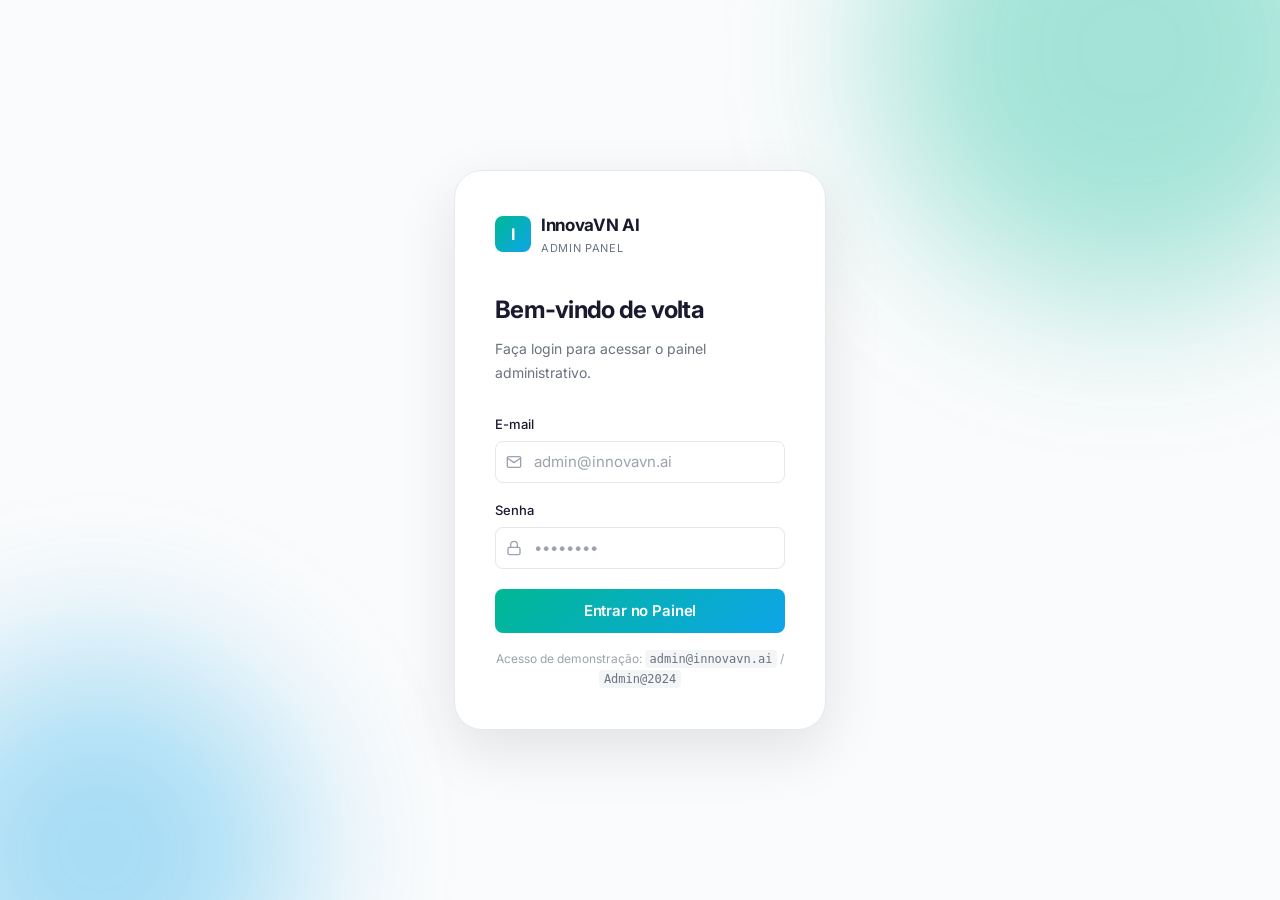
<file: admin/login.html>
<!DOCTYPE html>
<html lang="pt-BR">
<head>
  <meta charset="UTF-8">
  <meta name="viewport" content="width=device-width, initial-scale=1.0">
  <title>Admin Login — InnovaVN AI</title>
  <link rel="preconnect" href="https://fonts.googleapis.com">
  <link rel="preconnect" href="https://fonts.gstatic.com" crossorigin>
  <link href="https://fonts.googleapis.com/css2?family=Inter:wght@400;500;600;700&display=swap" rel="stylesheet">
  <link rel="stylesheet" href="../style.css">
  <link rel="stylesheet" href="admin.css">
  <style>
    * { box-sizing: border-box; }
    body { margin: 0; }
  </style>
</head>
<body class="admin-login-page">

  <!-- Background decorative blobs -->
  <div class="login-bg" aria-hidden="true">
    <div class="login-blob login-blob-1"></div>
    <div class="login-blob login-blob-2"></div>
  </div>

  <main class="login-wrapper">
    <div class="login-card">

      <!-- Brand -->
      <div class="login-brand">
        <div class="login-brand-icon">I</div>
        <div>
          <div class="login-brand-name">InnovaVN AI</div>
          <div class="login-brand-sub">Admin Panel</div>
        </div>
      </div>

      <!-- Heading -->
      <h1 class="login-heading">Bem-vindo de volta</h1>
      <p class="login-sub">Faça login para acessar o painel administrativo.</p>

      <!-- Error message -->
      <div class="login-error" id="loginError" role="alert">
        <svg class="toast-icon" xmlns="http://www.w3.org/2000/svg" width="16" height="16" viewBox="0 0 24 24" fill="none" stroke="currentColor" stroke-width="2" stroke-linecap="round" stroke-linejoin="round"><circle cx="12" cy="12" r="10"/><line x1="12" y1="8" x2="12" y2="12"/><line x1="12" y1="16" x2="12.01" y2="16"/></svg>
        <span id="loginErrorText">Credenciais inválidas. Tente novamente.</span>
      </div>

      <!-- Form -->
      <form class="login-form" id="loginForm" novalidate>

        <div class="login-field">
          <label class="login-label" for="emailInput">E-mail</label>
          <div class="login-input-wrap">
            <svg class="login-input-icon" xmlns="http://www.w3.org/2000/svg" width="16" height="16" viewBox="0 0 24 24" fill="none" stroke="currentColor" stroke-width="2" stroke-linecap="round" stroke-linejoin="round"><path d="M4 4h16c1.1 0 2 .9 2 2v12c0 1.1-.9 2-2 2H4c-1.1 0-2-.9-2-2V6c0-1.1.9-2 2-2z"/><polyline points="22,6 12,13 2,6"/></svg>
            <input
              class="login-input"
              id="emailInput"
              type="email"
              placeholder="admin@innovavn.ai"
              autocomplete="email"
              required
            >
          </div>
        </div>

        <div class="login-field">
          <label class="login-label" for="passwordInput">Senha</label>
          <div class="login-input-wrap">
            <svg class="login-input-icon" xmlns="http://www.w3.org/2000/svg" width="16" height="16" viewBox="0 0 24 24" fill="none" stroke="currentColor" stroke-width="2" stroke-linecap="round" stroke-linejoin="round"><rect x="3" y="11" width="18" height="11" rx="2" ry="2"/><path d="M7 11V7a5 5 0 0 1 10 0v4"/></svg>
            <input
              class="login-input"
              id="passwordInput"
              type="password"
              placeholder="••••••••"
              autocomplete="current-password"
              required
            >
          </div>
        </div>

        <button class="login-submit" type="submit" id="loginBtn">
          Entrar no Painel
        </button>

      </form>

      <!-- Dev hint -->
      <p class="login-hint">
        Acesso de demonstração: <code>admin@innovavn.ai</code> / <code>Admin@2024</code>
      </p>

    </div>
  </main>

  <script>
    // ── Auth check: if already logged in, redirect ──
    (function() {
      const token = localStorage.getItem('adminToken');
      if (token) {
        try {
          const payload = JSON.parse(atob(token));
          if (payload.role === 'admin' && payload.exp > Date.now()) {
            window.location.replace('dashboard.html');
          }
        } catch(e) {
          localStorage.removeItem('adminToken');
        }
      }
    })();

    // ── Mock users ──
    const MOCK_USERS = [
      { id: 1, email: 'admin@innovavn.ai', password: 'Admin@2024', role: 'admin', name: 'Admin InnovaVN' }
    ];

    // ── Login form ──
    const form        = document.getElementById('loginForm');
    const emailInput  = document.getElementById('emailInput');
    const passInput   = document.getElementById('passwordInput');
    const loginBtn    = document.getElementById('loginBtn');
    const errorBox    = document.getElementById('loginError');
    const errorText   = document.getElementById('loginErrorText');

    function showError(msg) {
      errorText.textContent = msg;
      errorBox.classList.add('visible');
      emailInput.classList.add('error');
      passInput.classList.add('error');
    }

    function clearError() {
      errorBox.classList.remove('visible');
      emailInput.classList.remove('error');
      passInput.classList.remove('error');
    }

    [emailInput, passInput].forEach(el => el.addEventListener('input', clearError));

    form.addEventListener('submit', function(e) {
      e.preventDefault();
      clearError();

      const email    = emailInput.value.trim().toLowerCase();
      const password = passInput.value;

      if (!email || !password) {
        showError('Preencha todos os campos.');
        return;
      }

      loginBtn.disabled = true;
      loginBtn.textContent = 'Verificando...';

      // Simulate async
      setTimeout(() => {
        const user = MOCK_USERS.find(u => u.email === email && u.password === password);

        if (!user) {
          showError('E-mail ou senha incorretos. Verifique suas credenciais.');
          loginBtn.disabled = false;
          loginBtn.textContent = 'Entrar no Painel';
          passInput.value = '';
          passInput.focus();
          return;
        }

        if (user.role !== 'admin') {
          showError('Você não tem permissão de acesso ao painel administrativo.');
          loginBtn.disabled = false;
          loginBtn.textContent = 'Entrar no Painel';
          return;
        }

        // Generate mock token (8 hour expiry)
        const payload = {
          userId: user.id,
          name: user.name,
          email: user.email,
          role: user.role,
          exp: Date.now() + 8 * 60 * 60 * 1000,
          iat: Date.now()
        };

        localStorage.setItem('adminToken', btoa(JSON.stringify(payload)));
        loginBtn.textContent = 'Redirecionando...';
        window.location.replace('dashboard.html');
      }, 700);
    });
  </script>

</body>
</html>
</file>
<file: style.css>
/* =============================================================
   INNOVAVN AI — DESIGN SYSTEM
   Light Mode · Clean · Minimalist · Technology
   ============================================================= */

/* ============================
   1. DESIGN TOKENS
   ============================ */
:root {
  /* ── Colors: Brand ── */
  --color-primary: #00B894;
  --color-primary-light: #00D9A7;
  --color-primary-dark: #009B7D;
  --color-primary-bg: rgba(0, 184, 148, 0.06);
  --color-primary-border: rgba(0, 184, 148, 0.2);

  --color-secondary: #0D1B2A;
  --color-secondary-light: #1B2D45;

  --color-accent: #0EA5E9;

  /* ── Colors: Surfaces ── */
  --color-bg: #FAFBFC;
  --color-bg-alt: #F3F5F7;
  --color-surface: #FFFFFF;

  /* ── Colors: Text ── */
  --color-text: #1A1A2E;
  --color-text-muted: #6B7280;
  --color-text-subtle: #9CA3AF;

  /* ── Colors: Borders ── */
  --color-border: #E5E7EB;
  --color-border-light: #F0F0F0;

  /* ── Gradients ── */
  --gradient-primary: linear-gradient(135deg, var(--color-primary), var(--color-accent));
  --gradient-hero-overlay: linear-gradient(180deg,
      rgba(250, 251, 252, 0.5) 0%,
      rgba(250, 251, 252, 0.35) 30%,
      rgba(250, 251, 252, 0.55) 60%,
      rgba(250, 251, 252, 0.95) 100%);
  --gradient-cta: linear-gradient(135deg, #0D1B2A 0%, #1B2D45 100%);

  /* ── Typography ── */
  --font-primary: 'Inter', -apple-system, BlinkMacSystemFont, 'Segoe UI', sans-serif;
  --font-mono: 'SF Mono', 'Fira Code', 'Cascadia Code', monospace;

  --fs-display: clamp(2.5rem, 5vw, 4.5rem);
  --fs-h2: clamp(1.75rem, 3.5vw, 3rem);
  --fs-h3: 1.5rem;
  --fs-h4: 1.125rem;
  --fs-body: 1rem;
  --fs-body-sm: 0.875rem;
  --fs-label: 0.75rem;
  --fs-xs: 0.6875rem;

  --lh-tight: 1.05;
  --lh-snug: 1.15;
  --lh-normal: 1.4;
  --lh-relaxed: 1.7;

  --tracking-tighter: -0.05em;
  --tracking-tight: -0.03em;
  --tracking-normal: 0.01em;
  --tracking-wide: 0.06em;
  --tracking-widest: 0.12em;

  /* ── Spacing ── */
  --space-1: 4px;
  --space-2: 8px;
  --space-3: 12px;
  --space-4: 16px;
  --space-5: 20px;
  --space-6: 24px;
  --space-8: 32px;
  --space-10: 40px;
  --space-12: 48px;
  --space-16: 64px;
  --space-20: 80px;
  --space-24: 96px;
  --space-30: 120px;

  /* ── Layout ── */
  --max-width: 1200px;
  --container-px: 24px;
  --navbar-height: 80px;

  /* ── Radii ── */
  --radius-sm: 8px;
  --radius-md: 12px;
  --radius-lg: 20px;
  --radius-xl: 28px;
  --radius-pill: 9999px;

  /* ── Shadows (Light Mode) ── */
  --shadow-xs: 0 1px 2px rgba(0, 0, 0, 0.04);
  --shadow-sm: 0 1px 3px rgba(0, 0, 0, 0.06), 0 1px 2px rgba(0, 0, 0, 0.04);
  --shadow-md: 0 4px 16px rgba(0, 0, 0, 0.06), 0 2px 4px rgba(0, 0, 0, 0.04);
  --shadow-lg: 0 10px 40px rgba(0, 0, 0, 0.08), 0 4px 12px rgba(0, 0, 0, 0.04);
  --shadow-xl: 0 20px 60px rgba(0, 0, 0, 0.1);
  --shadow-glow: 0 0 30px rgba(0, 184, 148, 0.12);
  --shadow-glow-strong: 0 0 50px rgba(0, 184, 148, 0.2);

  /* ── Transitions ── */
  --ease-out: cubic-bezier(0.16, 1, 0.3, 1);
  --ease-smooth: cubic-bezier(0.4, 0, 0.2, 1);
  --duration-fast: 0.2s;
  --duration-base: 0.3s;
  --duration-slow: 0.5s;
  --duration-entrance: 0.7s;
}


/* ============================
   2. RESET & BASE
   ============================ */
*,
*::before,
*::after {
  box-sizing: border-box;
  margin: 0;
  padding: 0;
}

html {
  scroll-behavior: smooth;
  scroll-padding-top: var(--navbar-height);
}

body {
  font-family: var(--font-primary);
  font-size: var(--fs-body);
  line-height: var(--lh-relaxed);
  color: var(--color-text);
  background-color: var(--color-bg);
  -webkit-font-smoothing: antialiased;
  -moz-osx-font-smoothing: grayscale;
  overflow-x: hidden;
}

::selection {
  background: var(--color-primary);
  color: white;
}

a {
  text-decoration: none;
  color: inherit;
  transition: color var(--duration-fast) var(--ease-smooth);
}

ul {
  list-style: none;
}

img {
  max-width: 100%;
  display: block;
}

h1,
h2,
h3,
h4 {
  color: var(--color-secondary);
  font-weight: 700;
  letter-spacing: var(--tracking-tight);
}


/* ============================
   3. LAYOUT UTILITIES
   ============================ */
.container {
  width: 100%;
  max-width: var(--max-width);
  margin: 0 auto;
  padding: 0 var(--container-px);
}

@media (min-width: 1024px) {
  .container {
    padding: 0 48px;
  }
}


/* ============================
   4. TYPOGRAPHY
   ============================ */
.text-gradient {
  background: var(--gradient-primary);
  -webkit-background-clip: text;
  -webkit-text-fill-color: transparent;
  background-clip: text;
}


/* ============================
   5. BUTTONS
   ============================ */
.btn {
  display: inline-flex;
  align-items: center;
  justify-content: center;
  gap: var(--space-2);
  font-family: var(--font-primary);
  font-weight: 600;
  font-size: var(--fs-body-sm);
  padding: 12px 28px;
  border-radius: var(--radius-pill);
  border: none;
  cursor: pointer;
  transition:
    transform var(--duration-base) var(--ease-out),
    box-shadow var(--duration-base) var(--ease-out),
    background var(--duration-fast) var(--ease-smooth),
    border-color var(--duration-fast) var(--ease-smooth);
  text-decoration: none;
  position: relative;
  overflow: hidden;
}

.btn--primary {
  background: var(--gradient-primary);
  color: #FFFFFF;
  box-shadow: 0 4px 16px rgba(0, 184, 148, 0.2);
}

.btn--primary:hover {
  transform: translateY(-2px);
  box-shadow: 0 8px 30px rgba(0, 184, 148, 0.3);
}

.btn--primary:active {
  transform: translateY(0);
}

.btn--outline {
  background: transparent;
  color: var(--color-secondary);
  border: 1.5px solid var(--color-border);
}

.btn--outline:hover {
  border-color: var(--color-primary);
  color: var(--color-primary);
  transform: translateY(-2px);
  box-shadow: var(--shadow-sm);
}

.btn--ghost {
  background: transparent;
  color: var(--color-primary);
  padding: 8px 16px;
}

.btn--ghost:hover {
  background: var(--color-primary-bg);
}

.btn--lg {
  padding: 16px 36px;
  font-size: var(--fs-body);
}

.btn--sm {
  padding: 8px 20px;
  font-size: var(--fs-label);
}

/* Button arrow icon */
.btn svg,
.btn .btn-icon {
  width: 18px;
  height: 18px;
  transition: transform var(--duration-fast) var(--ease-out);
}

.btn:hover svg,
.btn:hover .btn-icon {
  transform: translateX(3px);
}


/* ============================
   6. BADGES
   ============================ */
.badge {
  display: inline-flex;
  align-items: center;
  gap: var(--space-2);
  padding: 6px 14px;
  background: rgba(0, 184, 148, 0.08);
  border: 1px solid rgba(0, 184, 148, 0.15);
  border-radius: var(--radius-pill);
  color: var(--color-primary);
  font-size: var(--fs-xs);
  font-weight: 600;
  text-transform: uppercase;
  letter-spacing: 0.05em;
  backdrop-filter: blur(4px);
  -webkit-backdrop-filter: blur(4px);
}

.badge--sm {
  padding: 4px 10px;
  font-size: 10px;
}


/* ============================
   7. NAVBAR
   ============================ */
.navbar {
  position: fixed;
  top: 0;
  left: 0;
  width: 100%;
  height: var(--navbar-height);
  z-index: 1000;
  transition: all 0.4s var(--ease-out);
  background: rgba(255, 255, 255, 0.7);
  backdrop-filter: blur(12px);
  -webkit-backdrop-filter: blur(12px);
  border-bottom: 1px solid rgba(0, 0, 0, 0.05);
}

.navbar.scrolled {
  background: rgba(255, 255, 255, 0.9);
  border-bottom-color: rgba(0, 0, 0, 0.1);
  box-shadow: 0 4px 20px rgba(0, 0, 0, 0.03);
}

.navbar__inner {
  display: flex;
  align-items: center;
  justify-content: space-between;
  height: 100%;
}

.navbar__logo {
  display: flex;
  align-items: center;
  gap: 8px;
  text-decoration: none;
}

.navbar__logo-icon {
  color: var(--color-primary);
  transition: color var(--duration-fast);
}

.navbar__logo-plus {
  font-size: 14px;
  color: var(--color-text-subtle);
  font-family: var(--font-mono);
}

.navbar__logo-text {
  font-weight: 700;
  font-size: 16px;
  color: var(--color-secondary);
  letter-spacing: -0.01em;
}

.navbar__logo:hover .navbar__logo-icon {
  color: var(--color-accent);
}

.navbar__links {
  display: flex;
  gap: 32px;
}

.navbar__links a {
  font-size: 14px;
  font-weight: 500;
  color: var(--color-text-muted);
  transition: color var(--duration-fast);
}

.navbar__links a:hover {
  color: var(--color-primary);
}

.navbar__cta {
  font-size: var(--fs-body-sm);
  padding: 12px 28px;
  position: relative;
  overflow: hidden;
  animation: anchorGlow 3s infinite;
}

@keyframes anchorGlow {
  0% { box-shadow: 0 0 0 0 rgba(0, 184, 148, 0.2); }
  50% { box-shadow: 0 0 20px 4px rgba(0, 184, 148, 0.1); }
  100% { box-shadow: 0 0 0 0 rgba(0, 184, 148, 0.2); }
}

.btn--dark {
  background: var(--color-secondary);
  color: #FFFFFF;
  border-radius: 12px;
  font-weight: 600;
  border: none;
  box-shadow: 0 2px 4px rgba(0, 0, 0, 0.1);
}

.btn--dark:hover {
  background: #000000;
  transform: translateY(-2px);
  box-shadow: 0 4px 12px rgba(0, 0, 0, 0.2);
}

.navbar__toggle {
  display: none;
  flex-direction: column;
  gap: 5px;
  background: none;
  border: none;
  cursor: pointer;
  padding: 4px;
  z-index: 1001;
}

.navbar__toggle span {
  width: 22px;
  height: 2px;
  background: var(--color-secondary);
  border-radius: 2px;
  transition: all var(--duration-fast) var(--ease-smooth);
}

.navbar__toggle.active span:nth-child(1) {
  transform: rotate(45deg) translate(5px, 5px);
}

.navbar__toggle.active span:nth-child(2) {
  opacity: 0;
}

.navbar__toggle.active span:nth-child(3) {
  transform: rotate(-45deg) translate(5px, -5px);
}


/* ============================
   8. HERO SECTION
   ============================ */
.hero {
  position: relative;
  min-height: 100vh;
  display: flex;
  align-items: center;
  justify-content: flex-start;
  overflow: hidden;
}

.hero__bg {
  position: absolute;
  inset: 0;
  z-index: 0;
  background-color: var(--color-bg);
  overflow: hidden;
}

.hero__gif {
  width: 100%;
  height: 100%;
  object-fit: cover;
  object-position: center;
  /* Técnicas para suavizar o GIF e dar aspecto de vídeo de alta qualidade */
  transform: scale(1.05) translateZ(0);
  will-change: transform;
  filter: blur(8px) contrast(1.1) saturate(1.2);
  opacity: 0.8;
}

.hero__bg-grid {
  position: absolute;
  inset: 0;
  background-image:
    linear-gradient(to right, rgba(0, 0, 0, 0.03) 1px, transparent 1px),
    linear-gradient(to bottom, rgba(0, 0, 0, 0.03) 1px, transparent 1px);
  background-size: 40px 40px;
  mask-image: radial-gradient(ellipse at center, black 40%, transparent 80%);
  -webkit-mask-image: radial-gradient(ellipse at center, black 40%, transparent 80%);
}

.hero__glow {
  position: absolute;
  border-radius: 50%;
  filter: blur(80px);
  opacity: 0.15;
  animation: float 20s infinite ease-in-out;
}

.hero__glow--1 {
  width: 600px;
  height: 600px;
  background: var(--color-primary);
  top: -200px;
  left: -200px;
}

.hero__glow--2 {
  width: 500px;
  height: 500px;
  background: var(--color-accent);
  bottom: -100px;
  right: -100px;
  animation-delay: -5s;
  animation-duration: 25s;
}

.hero__glow--3 {
  width: 400px;
  height: 400px;
  background: var(--color-primary-light);
  top: 40%;
  left: 30%;
  animation-delay: -10s;
  animation-duration: 18s;
  opacity: 0.1;
}

@keyframes float {

  0%,
  100% {
    transform: translate(0, 0) scale(1);
  }

  25% {
    transform: translate(5%, 10%) scale(1.05);
  }

  50% {
    transform: translate(10%, -5%) scale(0.95);
  }

  75% {
    transform: translate(-5%, 5%) scale(1.02);
  }
}

.hero__overlay {
  position: absolute;
  inset: 0;
  background: linear-gradient(180deg, rgba(250, 251, 252, 0.1) 0%, rgba(250, 251, 252, 1) 100%);
}

.hero__inner {
  display: flex;
  align-items: center;
  justify-content: space-between;
  width: 100%;
  gap: var(--space-12);
}

.hero__content {
  position: relative;
  z-index: 1;
  text-align: left;
  max-width: 680px;
  padding-top: var(--navbar-height);
  margin-left: 0;
}

.hero__metrics {
  display: flex;
  flex-direction: column;
  gap: var(--space-8);
  padding: var(--space-8);
  border-left: 1px solid var(--color-border);
  position: relative;
  z-index: 1;
  margin-top: var(--navbar-height);
}

.hero__metric {
  display: flex;
  flex-direction: column;
}

.hero__metric-value {
  font-size: 4rem;
  font-weight: 300;
  color: var(--color-secondary);
  line-height: 1;
  letter-spacing: -0.04em;
  margin-bottom: var(--space-2);
  transition: color var(--duration-base) var(--ease-out);
}

.hero__metric:hover .hero__metric-value {
  color: var(--color-primary);
}

.hero__metric-label {
  font-size: var(--fs-xs);
  font-weight: 600;
  color: var(--color-text-muted);
  text-transform: uppercase;
  letter-spacing: var(--tracking-widest);
  transition: color var(--duration-base) var(--ease-out);
}

.hero__metric:hover .hero__metric-label {
  color: var(--color-secondary);
}

.hero__badge {
  margin-bottom: var(--space-4);
}

.hero__title {
  font-size: var(--fs-display);
  font-weight: 800;
  line-height: var(--lh-tight);
  letter-spacing: var(--tracking-tight);
  margin-bottom: var(--space-4);
  color: var(--color-secondary);
}

.hero__subtitle {
  font-size: var(--fs-body);
  color: var(--color-text-muted);
  line-height: var(--lh-relaxed);
  max-width: 520px;
  margin: 0 0 var(--space-8);
  font-weight: 400;
}

.hero__actions {
  display: flex;
  gap: var(--space-3);
  justify-content: flex-start;
  flex-wrap: wrap;
}

.hero__scroll {
  position: absolute;
  bottom: 40px;
  left: 50%;
  transform: translateX(-50%);
  z-index: 1;
  display: flex;
  flex-direction: column;
  align-items: center;
  gap: var(--space-2);
  color: var(--color-text-subtle);
  font-size: var(--fs-xs);
  font-weight: 500;
  letter-spacing: var(--tracking-widest);
  text-transform: uppercase;
}

.hero__scroll-line {
  width: 1px;
  height: 36px;
  background: var(--gradient-primary);
  border-radius: 1px;
  animation: scrollPulse 2s ease-in-out infinite;
}

@keyframes scrollPulse {

  0%,
  100% {
    opacity: 0.3;
    transform: scaleY(0.5);
  }

  50% {
    opacity: 1;
    transform: scaleY(1);
  }
}


/* ============================
   8.1 LOGO CAROUSEL
   ============================ */
.logos {
  padding: 100px 0 60px;
  background: var(--color-bg);
  position: relative;
  overflow: hidden;
  border-top: 1px solid var(--color-border-light);
}

.logos__badge-container {
  display: flex;
  justify-content: center;
  position: absolute;
  top: 24px;
  left: 0;
  right: 0;
  z-index: 10;
}

.logos__badge {
  background: #F3F4F6;
  color: #4B5563;
  font-size: 13px;
  font-weight: 500;
  padding: 8px 24px;
  border-radius: 99px;
  border: 1px solid var(--color-border);
  box-shadow: var(--shadow-xs);
  white-space: nowrap;
}

.logos__wrapper {
  display: flex;
  align-items: center;
  width: 100%;
  mask-image: linear-gradient(to right, transparent, black 15%, black 85%, transparent);
  -webkit-mask-image: linear-gradient(to right, transparent, black 15%, black 85%, transparent);
}

.logos__track {
  display: flex;
  align-items: center;
  gap: 80px;
  animation: scrollLogos 40s linear infinite;
  white-space: nowrap;
  width: max-content;
}

.logos__item {
  flex-shrink: 0;
  display: flex;
  align-items: center;
  justify-content: center;
}

.logos__item img {
  height: 32px;
  width: auto;
  filter: grayscale(100%) opacity(0.6);
  transition: all 0.3s ease;
}

.logos__item img[src*="cross-itaim"] {
  height: 48px;
}

.logos__item img[src*="belms-gas"] {
  height: 40px;
}

.logos__item--text {
  font-family: var(--font-primary);
  font-weight: 800;
  font-size: 24px;
  color: #111827;
  letter-spacing: -0.02em;
  opacity: 0.3;
  filter: grayscale(100%);
}

/* .logos:hover .logos__track {
  animation-play-state: paused;
} */

.logos__item:hover img,
.logos__item:hover.logos__item--text {
  filter: grayscale(0%) opacity(1);
  opacity: 1;
}

@keyframes scrollLogos {
  0% {
    transform: translate3d(0, 0, 0);
  }

  100% {
    transform: translate3d(calc(-50% - 40px), 0, 0);
  }
}


/* ============================
   9. SECTIONS (Generic)
   ============================ */
.section {
  padding: var(--space-30) 0;
  position: relative;
}

.section--alt {
  background-color: var(--color-bg-alt);
}

.section__header {
  text-align: center;
  max-width: 620px;
  margin: 0 auto var(--space-16);
}

.section__label {
  font-size: var(--fs-label);
  font-weight: 600;
  color: var(--color-primary);
  text-transform: uppercase;
  letter-spacing: var(--tracking-widest);
  margin-bottom: var(--space-3);
  display: block;
}

.section__title {
  font-size: var(--fs-h2);
  font-weight: 700;
  letter-spacing: var(--tracking-tight);
  line-height: var(--lh-snug);
  margin-bottom: var(--space-5);
}

.section__desc {
  font-size: var(--fs-h4);
  color: var(--color-text-muted);
  line-height: var(--lh-relaxed);
  font-weight: 400;
}


/* ============================
   10. ABOUT SECTION (Cards)
   ============================ */
.about__grid {
  display: grid;
  grid-template-columns: repeat(3, 1fr);
  gap: var(--space-6);
}

.about__card {
  background: var(--color-surface);
  border: 1px solid rgba(0, 0, 0, 0.04);
  border-radius: var(--radius-lg);
  padding: var(--space-10) var(--space-8);
  transition: all 0.5s var(--ease-out);
  position: relative;
  overflow: hidden;
}

.about__card::before {
  content: '';
  position: absolute;
  top: 0;
  left: 0;
  width: 100%;
  height: 2px;
  background: var(--gradient-primary);
  opacity: 0;
  transition: opacity 0.4s var(--ease-out);
}

.about__card:hover {
  transform: translateY(-8px);
  box-shadow: 0 20px 40px rgba(0, 0, 0, 0.04), 0 1px 3px rgba(0, 0, 0, 0.02);
  border-color: rgba(0, 0, 0, 0.08);
}

.about__card:hover::before {
  opacity: 1;
}

.about__card-icon {
  width: 52px;
  height: 52px;
  display: flex;
  align-items: center;
  justify-content: center;
  background: var(--color-primary-bg);
  border-radius: var(--radius-md);
  color: var(--color-primary);
  margin-bottom: var(--space-6);
  transition: background var(--duration-base) var(--ease-smooth);
}

.about__card:hover .about__card-icon {
  background: rgba(0, 184, 148, 0.12);
}

.about__card h3 {
  font-size: var(--fs-h3);
  font-weight: 600;
  margin-bottom: var(--space-3);
}

.about__card p {
  color: var(--color-text-muted);
  font-size: var(--fs-body-sm);
  line-height: var(--lh-relaxed);
}

/* ============================
   11. SERVICES SECTION (Premium Accordion)
   ============================ */
.services--dark {
  background-color: #1C1C1C;
  color: #FFFFFF;
  padding: 120px 0;
}

.services--dark .section__label {
  color: #888888;
  display: inline-flex;
  align-items: center;
  background: rgba(255, 255, 255, 0.05);
  padding: 6px 16px;
  border-radius: 6px;
  border: 1px solid rgba(255, 255, 255, 0.1);
  text-transform: capitalize;
  letter-spacing: normal;
  font-size: 14px;
  margin-bottom: 24px;
}

.services--dark .section__title--lg {
  font-size: clamp(32px, 5vw, 56px);
  font-weight: 700;
  margin-bottom: 24px;
  color: #FFFFFF;
}

.services--dark .section__desc--sm {
  font-size: 18px;
  color: #888888;
  max-width: 700px;
  margin-bottom: 80px;
}

.services__accordion {
  border-top: 1px solid rgba(255, 255, 255, 0.1);
}

.accordion__item {
  border-bottom: 1px solid rgba(255, 255, 255, 0.1);
}

.accordion__header {
  width: 100%;
  display: flex;
  align-items: center;
  padding: 40px 0;
  background: transparent;
  border: none;
  cursor: pointer;
  text-align: left;
  transition: all 0.4s var(--ease-smooth);
}

.accordion__number {
  font-size: 16px;
  font-family: var(--font-mono);
  color: #555555;
  margin-right: 40px;
  font-weight: 500;
}

.accordion__title {
  font-size: clamp(20px, 3vw, 32px);
  font-weight: 600;
  color: #666666;
  flex: 1;
  transition: all 0.5s var(--ease-out);
}

.accordion__icon {
  width: 48px;
  height: 48px;
  border: 1px solid rgba(255, 255, 255, 0.1);
  border-radius: 50%;
  display: flex;
  align-items: center;
  justify-content: center;
  color: #AAAAAA;
  transition: all 0.4s var(--ease-smooth);
}

/* Hover & Active States */
.accordion__item:hover .accordion__title,
.accordion__item.active .accordion__title {
  color: #FFFFFF;
}

.accordion__item:hover .accordion__icon {
  border-color: rgba(255, 255, 255, 0.3);
  color: #FFFFFF;
}

.accordion__item.active .accordion__icon {
  background-color: #FFFFFF;
  color: #000000;
  transform: rotate(45deg);
}

.accordion__item.active .accordion__header {
  padding-bottom: 20px;
}

/* Content Area */
.accordion__content {
  max-height: 0;
  overflow: hidden;
  transition: max-height 0.4s var(--ease-smooth), opacity 0.4s var(--ease-smooth);
  opacity: 0;
}

.accordion__item.active .accordion__content {
  max-height: 1000px; /* Large enough to fit content */
  opacity: 1;
}

.accordion__inner {
  padding-bottom: 40px;
  padding-left: 60px; /* Align with title start */
}

.accordion__grid {
  display: grid;
  grid-template-columns: 1.5fr 1fr;
  gap: 40px;
}

.accordion__text {
  font-size: 18px;
  color: #888888;
  line-height: 1.6;
  margin-bottom: 24px;
}

.accordion__badges {
  display: flex;
  flex-wrap: wrap;
  gap: 12px;
}

.badge--tech {
  font-size: 12px;
  padding: 4px 12px;
  background: rgba(255, 255, 255, 0.05);
  border: 1px solid rgba(255, 255, 255, 0.1);
  border-radius: 4px;
  color: #AAAAAA;
}

.accordion__benefits h4 {
  font-size: 14px;
  text-transform: uppercase;
  color: #555555;
  margin-bottom: 16px;
}

.accordion__benefits ul {
  margin-bottom: 24px;
}

.accordion__benefits li {
  color: #888888;
  margin-bottom: 10px;
  display: flex;
  align-items: center;
}

.accordion__benefits li::before {
  content: '';
  width: 4px;
  height: 4px;
  background-color: var(--color-primary);
  border-radius: 50%;
  margin-right: 12px;
}

.btn--link {
  display: inline-flex;
  align-items: center;
  gap: 8px;
  color: #FFFFFF;
  font-weight: 500;
  text-decoration: none;
  font-size: 14px;
  transition: opacity 0.3s ease;
}

.btn--link:hover {
  opacity: 0.7;
}

/* Mobile Adjustments */
@media (max-width: 768px) {
  .accordion__grid {
    grid-template-columns: 1fr;
    gap: 30px;
  }
  
  .accordion__inner {
    padding-left: 0;
  }
  
  .accordion__number {
    margin-right: 20px;
  }
}


/* ============================
   11.a. 24/7 AI DASHBOARD
   ============================ */
.ai-dashboard {
  grid-column: 1 / -1;
  /* Make it span all columns */
  background: linear-gradient(135deg, #FACC15, #EAB308);
  /* Yellow gradient based on reference */
  border-radius: var(--radius-xl);
  padding: var(--space-10) var(--space-10) var(--space-8);
  display: flex;
  flex-direction: column;
  box-shadow: 0 20px 40px rgba(234, 179, 8, 0.15);
  position: relative;
  overflow: hidden;
  margin-top: var(--space-6);
  color: #422006;
  /* Dark brown text for contrast */
}

.ai-dashboard::after {
  content: '';
  position: absolute;
  top: 0;
  right: 0;
  bottom: 0;
  left: 0;
  background: radial-gradient(circle at top right, rgba(255, 255, 255, 0.2), transparent 60%);
  pointer-events: none;
}

.ai-dashboard__header {
  display: flex;
  align-items: flex-start;
  justify-content: space-between;
  margin-bottom: var(--space-8);
  position: relative;
  z-index: 1;
}

.ai-dashboard__label {
  font-size: var(--fs-xs);
  font-weight: 700;
  text-transform: uppercase;
  letter-spacing: var(--tracking-widest);
  opacity: 0.8;
  margin-bottom: var(--space-2);
}

.ai-dashboard__title {
  font-size: var(--fs-h3);
  font-weight: 800;
  letter-spacing: var(--tracking-tight);
}

.ai-dashboard__icon-btn {
  width: 44px;
  height: 44px;
  border-radius: 50%;
  border: 1px solid rgba(113, 63, 18, 0.2);
  background: rgba(254, 240, 138, 0.4);
  display: flex;
  align-items: center;
  justify-content: center;
  cursor: pointer;
  transition: all var(--duration-fast) var(--ease-out);
}

.ai-dashboard__icon-btn:hover {
  background: rgba(254, 240, 138, 0.7);
  transform: rotate(15deg);
}

/* Chart Area */
.ai-dashboard__chart-labels {
  display: flex;
  justify-content: space-between;
  font-size: 11px;
  font-weight: 600;
  opacity: 0.7;
  margin-bottom: var(--space-4);
  padding: 0 var(--space-2);
}

.ai-dashboard__chart-bars {
  display: flex;
  align-items: flex-end;
  justify-content: space-between;
  height: 140px;
  gap: 8px;
  margin-bottom: var(--space-8);
}

.ai-dashboard__bar {
  flex: 1;
  background: rgba(161, 98, 7, 0.4);
  border-radius: 40px;
  min-height: 10px;
  transition: transform var(--duration-base) var(--ease-out), filter var(--duration-base) var(--ease-out);
}

.ai-dashboard__bar:hover {
  transform: translateY(-4px);
  filter: brightness(1.2);
}

.ai-dashboard__bar--active {
  background: #FEF9C3;
  /* Very light yellow / almost white */
  box-shadow: 0 4px 12px rgba(113, 63, 18, 0.2);
  border: 4px solid rgba(253, 224, 71, 0.5);
  /* Glowing border effect */
}

/* Footer Section */
.ai-dashboard__footer {
  display: flex;
  align-items: center;
  justify-content: space-between;
  border-top: 1px solid rgba(113, 63, 18, 0.1);
  padding-top: var(--space-6);
  position: relative;
  z-index: 1;
}

.ai-dashboard__footer-left {
  flex: 1;
  max-width: 250px;
}

.ai-dashboard__footer-label {
  font-size: 11px;
  font-weight: 500;
  opacity: 0.8;
  margin-bottom: var(--space-2);
}

.ai-dashboard__select {
  display: flex;
  align-items: center;
  justify-content: space-between;
  background: rgba(254, 240, 138, 0.6);
  border: 1px solid rgba(202, 138, 4, 0.3);
  border-radius: 20px;
  padding: 8px 16px;
  font-size: var(--fs-sm);
  font-weight: 600;
  cursor: pointer;
}

.ai-dashboard__footer-right {
  text-align: right;
}

.ai-dashboard__metric-val {
  font-size: var(--fs-h2);
  font-weight: 800;
  letter-spacing: var(--tracking-tight);
  line-height: 1;
}

.ai-dashboard__metric-label {
  font-size: 11px;
  font-weight: 500;
  opacity: 0.8;
  margin-bottom: var(--space-1);
}

/* Base Animations for Bars */
@keyframes barGrow {
  from {
    transform: scaleY(0);
    transform-origin: bottom;
  }

  to {
    transform: scaleY(1);
    transform-origin: bottom;
  }
}

.ai-dashboard__bar {
  animation: barGrow 1s cubic-bezier(0.34, 1.56, 0.64, 1) both;
}

.ai-dashboard__bar:nth-child(1) {
  animation-delay: 0.1s;
  height: 15%;
}

.ai-dashboard__bar:nth-child(2) {
  animation-delay: 0.15s;
  height: 25%;
}

.ai-dashboard__bar:nth-child(3) {
  animation-delay: 0.2s;
  height: 40%;
}

.ai-dashboard__bar:nth-child(4) {
  animation-delay: 0.25s;
  height: 60%;
}

/* Active */
.ai-dashboard__bar:nth-child(5) {
  animation-delay: 0.3s;
  height: 50%;
}

.ai-dashboard__bar:nth-child(6) {
  animation-delay: 0.35s;
  height: 65%;
}

.ai-dashboard__bar:nth-child(7) {
  animation-delay: 0.4s;
  height: 85%;
}

.ai-dashboard__bar:nth-child(8) {
  animation-delay: 0.45s;
  height: 100%;
}

.ai-dashboard__bar:nth-child(9) {
  animation-delay: 0.5s;
  height: 75%;
}

.ai-dashboard__bar:nth-child(10) {
  animation-delay: 0.55s;
  height: 45%;
}

.ai-dashboard__bar:nth-child(11) {
  animation-delay: 0.6s;
  height: 35%;
}

.ai-dashboard__bar:nth-child(12) {
  animation-delay: 0.65s;
  height: 20%;
}


/* ============================
   12. DARK FOOTER (Ref: design-system)
   ============================ */
.footer-dark {
  background: var(--color-bg);
  color: var(--color-surface);
  position: relative;
  overflow: hidden;
  padding: var(--space-30) 0 var(--space-10);
  margin-top: var(--space-30);
  background: var(--color-secondary);
  /* Dark background */
}

/* Background Watermark */
.footer-dark__watermark {
  position: absolute;
  bottom: -40px;
  left: 50%;
  transform: translateX(-50%);
  font-size: 28vw;
  font-weight: 800;
  line-height: 0.8;
  color: rgba(255, 255, 255, 0.02);
  white-space: nowrap;
  pointer-events: none;
  z-index: 0;
  user-select: none;
}

.footer-dark__inner {
  position: relative;
  z-index: 1;
}

/* Footer Visuals */
.footer-dark__bg-visuals {
  position: absolute;
  top: 0;
  left: 0;
  width: 100%;
  height: 100%;
  overflow: hidden;
  pointer-events: none;
  z-index: 0;
}

.footer-dark__glow {
  position: absolute;
  top: -50%;
  left: -20%;
  width: 140%;
  height: 140%;
  background: radial-gradient(circle at 30% 30%, rgba(var(--color-primary-rgb), 0.08) 0%, transparent 60%);
  filter: blur(80px);
}

.footer-dark__grid-pattern {
  position: absolute;
  inset: 0;
  background-image: linear-gradient(rgba(255, 255, 255, 0.03) 1px, transparent 1px),
    linear-gradient(90deg, rgba(255, 255, 255, 0.03) 1px, transparent 1px);
  background-size: 50px 50px;
  mask-image: radial-gradient(circle at 50% 50%, black, transparent 80%);
  -webkit-mask-image: radial-gradient(circle at 50% 50%, black, transparent 80%);
}

/* Main Grid */
.footer-dark__grid {
  display: grid;
  grid-template-columns: repeat(4, 1fr);
  gap: var(--space-12);
  margin-bottom: var(--space-20);
  border-top: 1px solid rgba(255, 255, 255, 0.05);
  padding-top: var(--space-20);
}

.footer-dark__col-title {
  font-size: var(--fs-body);
  font-weight: 700;
  color: #fff;
  margin-bottom: var(--space-8);
}

.footer-dark__links {
  list-style: none;
  display: flex;
  flex-direction: column;
  gap: var(--space-4);
}

.footer-dark__links a {
  color: rgba(255, 255, 255, 0.5);
  text-decoration: none;
  font-size: var(--fs-body-sm);
  transition: all var(--duration-base) var(--ease-out);
  display: inline-block;
}

.footer-dark__links a:hover {
  color: #fff;
  transform: translateX(5px);
}

.footer-dark__contact {
  list-style: none;
  display: flex;
  flex-direction: column;
  gap: var(--space-6);
}

.footer-dark__contact li {
  display: flex;
  align-items: flex-start;
  gap: var(--space-4);
  color: rgba(255, 255, 255, 0.5);
  font-size: var(--fs-body-sm);
}

.footer-dark__contact svg {
  color: var(--color-primary);
  flex-shrink: 0;
}

.footer-dark__contact a {
  color: inherit;
  text-decoration: none;
  transition: color var(--duration-base) var(--ease-out);
}

/* Bottom area */
.footer-dark__bottom {
  border-top: 1px solid rgba(255, 255, 255, 0.05);
  padding-top: var(--space-12);
  margin-top: var(--space-12);
  text-align: center;
}

/* Copyright */
.footer-dark__copyright {
  text-align: center;
  font-family: var(--font-mono);
  font-size: var(--fs-xs);
  color: rgba(255, 255, 255, 0.2);
  letter-spacing: var(--tracking-widest);
}


/* ============================
   13. SCROLL ANIMATIONS
   ============================ */
@keyframes fadeSlideIn {
  0% {
    opacity: 0;
    transform: translateY(30px);
    filter: blur(6px);
  }

  100% {
    opacity: 1;
    transform: translateY(0);
    filter: blur(0px);
  }
}

/* Default: paused until visible */
.animate-on-scroll {
  animation-play-state: paused !important;
  opacity: 0;
}

.animate-on-scroll.animate {
  animation-play-state: running !important;
}

/* Stagger delays */
[data-delay="0"] {
  animation-delay: 0s !important;
}

[data-delay="100"] {
  animation-delay: 0.1s !important;
}

[data-delay="150"] {
  animation-delay: 0.15s !important;
}

[data-delay="200"] {
  animation-delay: 0.2s !important;
}

[data-delay="300"] {
  animation-delay: 0.3s !important;
}

[data-delay="400"] {
  animation-delay: 0.4s !important;
}

[data-delay="500"] {
  animation-delay: 0.5s !important;
}

[data-delay="600"] {
  animation-delay: 0.6s !important;
}


/* ============================
   15. INPUT COMPONENTS
   ============================ */
.input-group {
  display: flex;
  align-items: center;
  background: var(--color-surface);
  border: 1px solid var(--color-border);
  border-radius: var(--radius-pill);
  padding: 6px 6px 6px 24px;
  gap: var(--space-3);
  transition: border-color var(--duration-fast) var(--ease-smooth),
    box-shadow var(--duration-fast) var(--ease-smooth);
}

.input-group:focus-within {
  border-color: var(--color-primary);
  box-shadow: 0 0 0 3px var(--color-primary-bg);
}

.input-group input {
  flex: 1;
  border: none;
  outline: none;
  background: transparent;
  font-family: var(--font-primary);
  font-size: var(--fs-body-sm);
  color: var(--color-text);
}

.input-group input::placeholder {
  color: var(--color-text-subtle);
}

.input-group .btn {
  flex-shrink: 0;
}


/* ============================
   16. RESPONSIVE
   ============================ */
@media (max-width: 1024px) {
  .about__grid {
    grid-template-columns: 1fr;
    gap: var(--space-4);
  }

  .services__grid {
    grid-template-columns: 1fr;
    gap: var(--space-4);
  }

  .footer__inner {
    grid-template-columns: 1fr 1fr;
  }
}

@media (max-width: 768px) {
  :root {
    --container-px: 20px;
  }

  .navbar__links,
  .navbar__cta {
    display: none;
  }

  .navbar__toggle {
    display: flex;
  }

  .navbar__links.active {
    display: flex;
    flex-direction: column;
    position: absolute;
    top: var(--navbar-height);
    left: 0;
    right: 0;
    background: rgba(255, 255, 255, 0.97);
    backdrop-filter: blur(20px);
    -webkit-backdrop-filter: blur(20px);
    padding: var(--space-8) var(--space-6);
    gap: var(--space-6);
    border-bottom: 1px solid var(--color-border);
    box-shadow: var(--shadow-md);
  }

  .section {
    padding: var(--space-20) 0;
  }

  .section__header {
    margin-bottom: var(--space-10);
  }

  .hero__inner {
    flex-direction: column;
    align-items: flex-start;
    gap: var(--space-10);
  }

  .hero__metrics {
    border-left: none;
    border-top: 1px solid var(--color-border);
    flex-direction: row;
    padding: var(--space-6) 0 0 0;
    margin-top: 0;
    width: 100%;
    justify-content: flex-start;
    gap: var(--space-12);
  }

  .hero__metric-value {
    font-size: 3rem;
  }

  .hero__scroll {
    display: none;
  }

  .footer-dark__grid {
    grid-template-columns: 1fr;
    gap: var(--space-16);
  }

  .footer-dark__title {
    text-align: center;
  }

  .footer-dark__socials {
    justify-content: center;
  }

  .footer-dark__card {
    transform: rotate(0deg);
  }

  .footer-dark__watermark {
    font-size: 35vw;
    bottom: 20px;
  }

  .highlights__grid {
    grid-template-columns: 1fr !important;
    gap: 30px !important;
    text-align: center;
  }
}

@media (max-width: 480px) {
  .hero__actions {
    flex-direction: column;
    align-items: center;
  }

  .btn--lg {
    width: 100%;
    justify-content: center;
  }
}
/* ============================
   14. TESTIMONIALS SECTION
   ============================ */
.testimonials {
  background-color: var(--color-bg);
  padding-bottom: var(--space-20);
}

.testimonials__carousel-container {
  position: relative;
  width: 100%;
  margin-top: var(--space-12);
  overflow: hidden;
  /* Mask to fade edges */
  mask-image: linear-gradient(to right, transparent, black 10%, black 90%, transparent);
  -webkit-mask-image: linear-gradient(to right, transparent, black 10%, black 90%, transparent);
}

.testimonials__carousel {
  display: flex;
  gap: var(--space-6);
  padding: var(--space-8) 0;
  overflow: hidden; /* Hide scrollbar and snap */
}

.testimonials__track {
  display: flex;
  gap: var(--space-6);
  width: max-content;
  animation: scrollTestimonials 40s linear infinite;
  padding-left: var(--container-px);
}

@keyframes scrollTestimonials {
  0% {
    transform: translateX(0);
  }
  100% {
    /* Moves half the container (the original set of cards) */
    transform: translateX(-50%);
  }
}

.testimonial__card {
  flex: 0 0 400px;
  background: var(--color-surface);
  padding: var(--space-8);
  border-radius: var(--radius-lg);
  border: 1px solid var(--color-border-light);
  box-shadow: var(--shadow-sm);
  scroll-snap-align: start;
  transition: transform var(--duration-base) var(--ease-out), box-shadow var(--duration-base) var(--ease-out);
  display: flex;
  flex-direction: column;
  gap: var(--space-6);
}

.testimonial__card:hover {
  transform: translateY(-5px);
  box-shadow: var(--shadow-md);
  border-color: var(--color-primary-border);
}

.testimonial__rating {
  display: flex;
  gap: 2px;
  color: #FBBF24; /* Amber-400 */
}

.testimonial__text {
  font-size: var(--fs-body);
  line-height: var(--lh-relaxed);
  color: var(--color-text);
  font-style: italic;
  flex-grow: 1;
}

.testimonial__author {
  display: flex;
  align-items: center;
  gap: var(--space-4);
  padding-top: var(--space-4);
  border-top: 1px dashed var(--color-border-light);
}

.testimonial__avatar {
  width: 48px;
  height: 48px;
  border-radius: var(--radius-pill);
  overflow: hidden;
  background: var(--color-bg-alt);
}

.testimonial__avatar img {
  width: 100%;
  height: 100%;
  object-fit: cover;
}

.testimonial__info {
  display: flex;
  flex-direction: column;
}

.testimonial__name {
  font-weight: 700;
  font-size: var(--fs-body-sm);
  color: var(--color-secondary);
}

.testimonial__role {
  font-size: var(--fs-xs);
  color: var(--color-text-muted);
}

@media (max-width: 768px) {
  .testimonial__card {
    flex: 0 0 calc(100vw - 48px);
  }
  
  .testimonials__carousel-container {
    mask-image: none;
    -webkit-mask-image: none;
  }
}

/* ============================
   15. CONTACT SECTION
   ============================ */
.contact-info {
  background-color: var(--color-bg-alt);
}

.contact__grid {
  display: grid;
  grid-template-columns: 1fr 1fr;
  gap: var(--space-20);
  align-items: start;
  margin-top: var(--space-8);
}

.contact__cards {
  display: grid;
  grid-template-columns: 1fr 1fr;
  gap: var(--space-4);
  margin-bottom: var(--space-10);
}

.contact-card {
  display: flex;
  flex-direction: column;
  gap: var(--space-3);
  padding: var(--space-6);
  background: var(--color-surface);
  border-radius: var(--radius-lg);
  border: 1px solid var(--color-border-light);
  box-shadow: var(--shadow-sm);
  transition: transform var(--duration-base) var(--ease-out), box-shadow var(--duration-base) var(--ease-out);
}

.contact-card:hover {
  transform: translateY(-5px);
  box-shadow: var(--shadow-md);
  border-color: var(--color-primary-border);
}

.contact-card__icon {
  width: 44px;
  height: 44px;
  display: flex;
  align-items: center;
  justify-content: center;
  background: var(--color-primary-bg);
  color: var(--color-primary);
  border-radius: var(--radius-md);
  flex-shrink: 0;
}

.contact-card__info h4 {
  font-size: var(--fs-body);
  margin-bottom: var(--space-1);
  color: var(--color-secondary);
}

.contact-card__info p {
  font-size: var(--fs-xs);
  color: var(--color-text-muted);
}

/* Contact Form */
.contact-form {
  background: var(--color-surface);
  padding: var(--space-8);
  border-radius: var(--radius-lg);
  border: 1px solid var(--color-border-light);
  box-shadow: var(--shadow-sm);
}

.form-group {
  margin-bottom: var(--space-6);
}

.form-group label {
  display: block;
  font-size: var(--fs-xs);
  font-weight: 600;
  color: var(--color-text-muted);
  margin-bottom: var(--space-2);
  text-transform: uppercase;
  letter-spacing: 0.05em;
}

.form-group input,
.form-group textarea {
  width: 100%;
  padding: 14px 20px;
  background: var(--color-bg-alt);
  border: 1px solid transparent;
  border-radius: var(--radius-md);
  color: var(--color-secondary);
  font-family: var(--font-primary);
  font-size: var(--fs-body-sm);
  transition: all var(--duration-fast) var(--ease-smooth);
}

.form-group input:focus,
.form-group textarea:focus {
  background: var(--color-surface);
  border-color: var(--color-primary);
  outline: none;
  box-shadow: 0 0 0 4px var(--color-primary-bg);
}

.form-group textarea {
  resize: none;
}

.gallery__grid {
  display: grid;
  grid-template-columns: 1fr 1fr;
  grid-template-rows: 240px 240px;
  gap: var(--space-4);
}

.gallery__item {
  overflow: hidden;
  border-radius: var(--radius-lg);
  box-shadow: var(--shadow-sm);
  background: var(--color-surface);
  border: 1px solid var(--color-border-light);
}

.gallery__item:nth-child(1) {
  grid-column: 1 / 2;
  grid-row: 1 / 3;
}

.gallery__item img {
  width: 100%;
  height: 100%;
  object-fit: cover;
  transition: transform 0.6s var(--ease-out);
}

.gallery__item:hover img {
  transform: scale(1.08);
}

/* Fail-safe visibility for animations */
.animate-on-scroll.animate,
.animate-on-scroll[style*="animation-play-state: running"] {
  opacity: 1 !important;
}

/* Ensure testimonials display properly */
.testimonials {
  padding-top: var(--space-20);
  border-top: 1px solid var(--color-border-light);
}

@media (max-width: 1024px) {
  .contact__grid {
    grid-template-columns: 1fr;
    gap: var(--space-12);
  }
  
  .contact__cards {
    grid-template-columns: 1fr;
  }
}


/* ============================
   HERO ANNOUNCE BAR
   ============================ */
.hero__announce {
  display: inline-flex;
  align-items: center;
  gap: var(--space-2);
  padding: 6px 14px 6px 6px;
  background: rgba(255, 255, 255, 0.85);
  border: 1px solid var(--color-primary-border);
  border-radius: var(--radius-pill);
  font-size: var(--fs-label);
  color: var(--color-text);
  text-decoration: none;
  margin-bottom: var(--space-5);
  backdrop-filter: blur(8px);
  -webkit-backdrop-filter: blur(8px);
  box-shadow: var(--shadow-xs);
  transition:
    transform var(--duration-fast) var(--ease-out),
    box-shadow var(--duration-fast) var(--ease-out),
    border-color var(--duration-fast) var(--ease-smooth);
}

.hero__announce:hover {
  transform: translateY(-1px);
  border-color: var(--color-primary);
  box-shadow: var(--shadow-sm), 0 0 0 3px var(--color-primary-bg);
}

.hero__announce-new {
  background: var(--gradient-primary);
  color: #fff;
  font-size: 10px;
  font-weight: 700;
  text-transform: uppercase;
  letter-spacing: 0.08em;
  padding: 3px 8px;
  border-radius: var(--radius-pill);
}

.hero__announce-text {
  font-weight: 500;
  color: var(--color-text);
}

.hero__announce svg {
  color: var(--color-primary);
  flex-shrink: 0;
  transition: transform var(--duration-fast) var(--ease-out);
}

.hero__announce:hover svg {
  transform: translateX(3px);
}


/* ============================
   SERVICES PROMO CARD
   ============================ */
.services__promo {
  display: flex;
  align-items: center;
  justify-content: space-between;
  gap: var(--space-8);
  background: var(--color-surface);
  border: 1.5px solid var(--color-primary-border);
  border-radius: var(--radius-xl);
  padding: var(--space-8) var(--space-10);
  margin-top: var(--space-8);
  box-shadow: var(--shadow-md), var(--shadow-glow);
  position: relative;
  overflow: hidden;
}

.services__promo::before {
  content: '';
  position: absolute;
  top: 0;
  left: 0;
  right: 0;
  height: 3px;
  background: var(--gradient-primary);
}

.services__promo-content {
  flex: 1;
}

.services__promo-title {
  font-size: var(--fs-h3);
  color: var(--color-secondary);
  margin: var(--space-3) 0 var(--space-2);
  line-height: var(--lh-snug);
}

.services__promo-desc {
  font-size: var(--fs-body-sm);
  color: var(--color-text-muted);
  margin-bottom: var(--space-6);
  max-width: 480px;
}

.services__promo-metrics {
  display: flex;
  gap: var(--space-8);
}

.services__promo-metric {
  display: flex;
  flex-direction: column;
  gap: 2px;
}

.services__promo-metric strong {
  font-size: 1.5rem;
  font-weight: 700;
  color: var(--color-secondary);
  letter-spacing: var(--tracking-tight);
  line-height: 1;
}

.services__promo-metric span {
  font-size: var(--fs-label);
  color: var(--color-text-muted);
  text-transform: uppercase;
  letter-spacing: var(--tracking-wide);
}

.services__promo-cta {
  display: flex;
  flex-direction: column;
  align-items: center;
  gap: var(--space-2);
  flex-shrink: 0;
}

.services__promo-guarantee {
  font-size: var(--fs-label);
  color: var(--color-text-subtle);
}

@media (max-width: 768px) {
  .services__promo {
    flex-direction: column;
    padding: var(--space-6);
    text-align: center;
  }

  .services__promo-metrics {
    justify-content: center;
  }

  .services__promo-cta {
    width: 100%;
  }

  .services__promo-cta .btn {
    width: 100%;
    justify-content: center;
  }

  .hero__announce {
    font-size: 11px;
  }
}
</file>
<file: admin/admin.css>
/* =============================================================
   INNOVAVN AI — ADMIN DASHBOARD STYLES
   Extends ../style.css design tokens
   ============================================================= */

/* ============================
   ADMIN LAYOUT
   ============================ */
.admin-body {
  margin: 0;
  font-family: var(--font-primary);
  background: var(--color-bg);
  color: var(--color-text);
  display: flex;
  min-height: 100vh;
  overflow-x: hidden;
}

/* ============================
   SIDEBAR
   ============================ */
.admin-sidebar {
  width: 240px;
  min-height: 100vh;
  background: var(--color-secondary);
  display: flex;
  flex-direction: column;
  position: fixed;
  top: 0;
  left: 0;
  z-index: 200;
  transition: transform var(--duration-base) var(--ease-smooth),
              width var(--duration-base) var(--ease-smooth);
  overflow: hidden;
}

.admin-sidebar.collapsed {
  width: 64px;
}

.sidebar-logo {
  padding: 24px 20px 20px;
  display: flex;
  align-items: center;
  gap: 10px;
  border-bottom: 1px solid rgba(255,255,255,0.08);
  min-height: 72px;
  flex-shrink: 0;
}

.sidebar-logo-icon {
  width: 32px;
  height: 32px;
  background: var(--gradient-primary);
  border-radius: var(--radius-sm);
  display: flex;
  align-items: center;
  justify-content: center;
  flex-shrink: 0;
  font-size: 16px;
  font-weight: 700;
  color: #fff;
  letter-spacing: -0.02em;
}

.sidebar-logo-text {
  font-size: 0.9rem;
  font-weight: 700;
  color: #fff;
  letter-spacing: -0.02em;
  white-space: nowrap;
  overflow: hidden;
  transition: opacity var(--duration-fast) var(--ease-smooth);
}

.sidebar-logo-sub {
  font-size: 0.6875rem;
  color: rgba(255,255,255,0.4);
  font-weight: 500;
  letter-spacing: 0.06em;
  text-transform: uppercase;
  white-space: nowrap;
}

.admin-sidebar.collapsed .sidebar-logo-text,
.admin-sidebar.collapsed .sidebar-logo-sub {
  opacity: 0;
  width: 0;
  overflow: hidden;
}

.sidebar-nav {
  flex: 1;
  padding: 12px 0;
  overflow-y: auto;
  overflow-x: hidden;
}

.sidebar-nav::-webkit-scrollbar { width: 3px; }
.sidebar-nav::-webkit-scrollbar-track { background: transparent; }
.sidebar-nav::-webkit-scrollbar-thumb { background: rgba(255,255,255,0.1); border-radius: 3px; }

.nav-group {
  margin-bottom: 8px;
}

.nav-group-label {
  font-size: 0.6rem;
  font-weight: 600;
  letter-spacing: 0.1em;
  text-transform: uppercase;
  color: rgba(255,255,255,0.25);
  padding: 8px 20px 4px;
  white-space: nowrap;
  overflow: hidden;
  transition: opacity var(--duration-fast);
}

.admin-sidebar.collapsed .nav-group-label {
  opacity: 0;
}

.nav-item {
  display: flex;
  align-items: center;
  gap: 12px;
  padding: 10px 20px;
  color: rgba(255,255,255,0.55);
  cursor: pointer;
  transition: color var(--duration-fast), background var(--duration-fast);
  border-radius: 0;
  white-space: nowrap;
  user-select: none;
  position: relative;
  font-size: 0.875rem;
  font-weight: 500;
}

.nav-item:hover {
  color: rgba(255,255,255,0.9);
  background: rgba(255,255,255,0.06);
}

.nav-item.active {
  color: #fff;
  background: rgba(0, 184, 148, 0.18);
}

.nav-item.active::before {
  content: '';
  position: absolute;
  left: 0;
  top: 6px;
  bottom: 6px;
  width: 3px;
  background: var(--color-primary);
  border-radius: 0 3px 3px 0;
}

.nav-item-icon {
  width: 18px;
  height: 18px;
  flex-shrink: 0;
  opacity: 0.8;
}

.nav-item.active .nav-item-icon {
  opacity: 1;
}

.nav-item-label {
  font-size: 0.875rem;
  white-space: nowrap;
  overflow: hidden;
  transition: opacity var(--duration-fast), width var(--duration-fast);
}

.admin-sidebar.collapsed .nav-item-label,
.admin-sidebar.collapsed .nav-item-badge {
  opacity: 0;
  width: 0;
  overflow: hidden;
}

.nav-item-badge {
  margin-left: auto;
  background: var(--color-primary);
  color: #fff;
  font-size: 0.65rem;
  font-weight: 700;
  padding: 2px 6px;
  border-radius: var(--radius-pill);
  flex-shrink: 0;
  white-space: nowrap;
}

.sidebar-footer {
  padding: 16px 0;
  border-top: 1px solid rgba(255,255,255,0.08);
  flex-shrink: 0;
}

.sidebar-collapse-btn {
  width: 100%;
  display: flex;
  align-items: center;
  gap: 12px;
  padding: 10px 20px;
  color: rgba(255,255,255,0.4);
  cursor: pointer;
  background: none;
  border: none;
  font-family: inherit;
  font-size: 0.875rem;
  transition: color var(--duration-fast);
  white-space: nowrap;
}

.sidebar-collapse-btn:hover {
  color: rgba(255,255,255,0.7);
}

.sidebar-collapse-btn svg {
  flex-shrink: 0;
  transition: transform var(--duration-base) var(--ease-smooth);
}

.admin-sidebar.collapsed .sidebar-collapse-btn svg {
  transform: rotate(180deg);
}

.sidebar-collapse-btn span {
  overflow: hidden;
  transition: opacity var(--duration-fast);
}

.admin-sidebar.collapsed .sidebar-collapse-btn span {
  opacity: 0;
  width: 0;
}

/* ============================
   MAIN AREA
   ============================ */
.admin-main {
  flex: 1;
  margin-left: 240px;
  display: flex;
  flex-direction: column;
  min-height: 100vh;
  transition: margin-left var(--duration-base) var(--ease-smooth);
}

.admin-sidebar.collapsed ~ .admin-main {
  margin-left: 64px;
}

/* ============================
   TOPBAR
   ============================ */
.admin-topbar {
  height: 64px;
  background: var(--color-surface);
  border-bottom: 1px solid var(--color-border);
  display: flex;
  align-items: center;
  gap: 16px;
  padding: 0 28px;
  position: sticky;
  top: 0;
  z-index: 100;
  flex-shrink: 0;
}

.topbar-hamburger {
  display: none;
  align-items: center;
  justify-content: center;
  width: 36px;
  height: 36px;
  border: none;
  background: none;
  cursor: pointer;
  color: var(--color-text-muted);
  border-radius: var(--radius-sm);
  transition: background var(--duration-fast), color var(--duration-fast);
  flex-shrink: 0;
}

.topbar-hamburger:hover {
  background: var(--color-bg-alt);
  color: var(--color-text);
}

.topbar-page-title {
  font-size: 1rem;
  font-weight: 600;
  color: var(--color-text);
  white-space: nowrap;
}

.topbar-search {
  flex: 1;
  max-width: 360px;
  position: relative;
}

.topbar-search input {
  width: 100%;
  height: 36px;
  background: var(--color-bg-alt);
  border: 1px solid var(--color-border);
  border-radius: var(--radius-sm);
  padding: 0 12px 0 36px;
  font-family: inherit;
  font-size: 0.875rem;
  color: var(--color-text);
  outline: none;
  transition: border-color var(--duration-fast), background var(--duration-fast);
  box-sizing: border-box;
}

.topbar-search input::placeholder {
  color: var(--color-text-subtle);
}

.topbar-search input:focus {
  border-color: var(--color-primary);
  background: var(--color-surface);
}

.topbar-search-icon {
  position: absolute;
  left: 10px;
  top: 50%;
  transform: translateY(-50%);
  color: var(--color-text-subtle);
  pointer-events: none;
}

.topbar-actions {
  display: flex;
  align-items: center;
  gap: 8px;
  margin-left: auto;
}

.topbar-icon-btn {
  width: 36px;
  height: 36px;
  border-radius: var(--radius-sm);
  border: none;
  background: none;
  cursor: pointer;
  color: var(--color-text-muted);
  display: flex;
  align-items: center;
  justify-content: center;
  transition: background var(--duration-fast), color var(--duration-fast);
  position: relative;
  flex-shrink: 0;
}

.topbar-icon-btn:hover {
  background: var(--color-bg-alt);
  color: var(--color-text);
}

.topbar-badge {
  position: absolute;
  top: 5px;
  right: 5px;
  width: 7px;
  height: 7px;
  background: #EF4444;
  border-radius: 50%;
  border: 1.5px solid var(--color-surface);
}

.topbar-profile {
  display: flex;
  align-items: center;
  gap: 10px;
  padding: 6px 10px;
  border-radius: var(--radius-sm);
  cursor: pointer;
  transition: background var(--duration-fast);
  position: relative;
}

.topbar-profile:hover {
  background: var(--color-bg-alt);
}

.topbar-avatar {
  width: 32px;
  height: 32px;
  border-radius: 50%;
  background: var(--gradient-primary);
  display: flex;
  align-items: center;
  justify-content: center;
  color: #fff;
  font-size: 0.75rem;
  font-weight: 700;
  flex-shrink: 0;
}

.topbar-profile-info {
  display: flex;
  flex-direction: column;
}

.topbar-profile-name {
  font-size: 0.8125rem;
  font-weight: 600;
  color: var(--color-text);
  line-height: 1.2;
}

.topbar-profile-role {
  font-size: 0.6875rem;
  color: var(--color-text-subtle);
}

.profile-dropdown {
  position: absolute;
  top: calc(100% + 8px);
  right: 0;
  background: var(--color-surface);
  border: 1px solid var(--color-border);
  border-radius: var(--radius-md);
  box-shadow: var(--shadow-lg);
  min-width: 180px;
  overflow: hidden;
  z-index: 500;
  opacity: 0;
  visibility: hidden;
  transform: translateY(-8px);
  transition: opacity var(--duration-fast), transform var(--duration-fast), visibility var(--duration-fast);
}

.profile-dropdown.open {
  opacity: 1;
  visibility: visible;
  transform: translateY(0);
}

.profile-dropdown-item {
  display: flex;
  align-items: center;
  gap: 10px;
  padding: 10px 14px;
  font-size: 0.875rem;
  color: var(--color-text);
  cursor: pointer;
  transition: background var(--duration-fast);
}

.profile-dropdown-item:hover {
  background: var(--color-bg-alt);
}

.profile-dropdown-item.danger {
  color: #EF4444;
}

.profile-dropdown-divider {
  height: 1px;
  background: var(--color-border);
  margin: 4px 0;
}

/* ============================
   CONTENT AREA
   ============================ */
.admin-content {
  flex: 1;
  padding: 28px;
  overflow-x: hidden;
}

.admin-section {
  display: none;
}

.admin-section.active {
  display: block;
  animation: sectionFadeIn 0.2s var(--ease-smooth);
}

@keyframes sectionFadeIn {
  from { opacity: 0; transform: translateY(6px); }
  to   { opacity: 1; transform: translateY(0); }
}

.section-header {
  display: flex;
  align-items: center;
  justify-content: space-between;
  margin-bottom: 24px;
  gap: 16px;
}

.section-title {
  font-size: 1.25rem;
  font-weight: 700;
  color: var(--color-text);
  letter-spacing: var(--tracking-tight);
}

.section-subtitle {
  font-size: 0.875rem;
  color: var(--color-text-muted);
  margin-top: 2px;
}

/* ============================
   STAT CARDS
   ============================ */
.stats-grid {
  display: grid;
  grid-template-columns: repeat(auto-fill, minmax(200px, 1fr));
  gap: 16px;
  margin-bottom: 28px;
}

.stat-card {
  background: var(--color-surface);
  border: 1px solid var(--color-border);
  border-radius: var(--radius-md);
  padding: 20px;
  transition: box-shadow var(--duration-fast), transform var(--duration-fast);
  cursor: default;
}

.stat-card:hover {
  box-shadow: var(--shadow-md);
  transform: translateY(-2px);
}

.stat-card-header {
  display: flex;
  align-items: center;
  justify-content: space-between;
  margin-bottom: 12px;
}

.stat-card-label {
  font-size: 0.75rem;
  font-weight: 600;
  color: var(--color-text-muted);
  text-transform: uppercase;
  letter-spacing: 0.06em;
}

.stat-card-icon {
  width: 32px;
  height: 32px;
  border-radius: var(--radius-sm);
  display: flex;
  align-items: center;
  justify-content: center;
  flex-shrink: 0;
}

.stat-icon-green  { background: rgba(0,184,148,0.1); color: var(--color-primary); }
.stat-icon-blue   { background: rgba(14,165,233,0.1); color: var(--color-accent); }
.stat-icon-purple { background: rgba(139,92,246,0.1); color: #8B5CF6; }
.stat-icon-orange { background: rgba(249,115,22,0.1); color: #F97316; }
.stat-icon-red    { background: rgba(239,68,68,0.1); color: #EF4444; }

.stat-card-value {
  font-size: 1.75rem;
  font-weight: 700;
  color: var(--color-text);
  letter-spacing: var(--tracking-tight);
  line-height: 1;
  margin-bottom: 6px;
}

.stat-card-trend {
  display: inline-flex;
  align-items: center;
  gap: 3px;
  font-size: 0.75rem;
  font-weight: 600;
  padding: 2px 7px;
  border-radius: var(--radius-pill);
}

.trend-up {
  background: rgba(0,184,148,0.1);
  color: var(--color-primary-dark);
}

.trend-down {
  background: rgba(239,68,68,0.1);
  color: #DC2626;
}

.stat-card-meta {
  font-size: 0.75rem;
  color: var(--color-text-subtle);
  margin-top: 4px;
}

/* ============================
   CHARTS
   ============================ */
.charts-grid {
  display: grid;
  grid-template-columns: 1fr 1fr;
  gap: 16px;
  margin-bottom: 28px;
}

.chart-card {
  background: var(--color-surface);
  border: 1px solid var(--color-border);
  border-radius: var(--radius-md);
  padding: 20px;
}

.chart-card-header {
  display: flex;
  align-items: center;
  justify-content: space-between;
  margin-bottom: 16px;
}

.chart-card-title {
  font-size: 0.9375rem;
  font-weight: 600;
  color: var(--color-text);
}

.chart-card-period {
  font-size: 0.75rem;
  color: var(--color-text-muted);
}

.chart-container {
  position: relative;
  height: 200px;
}

/* ============================
   TOOLBAR (table controls)
   ============================ */
.table-toolbar {
  display: flex;
  align-items: center;
  gap: 10px;
  margin-bottom: 14px;
  flex-wrap: wrap;
}

.toolbar-search {
  position: relative;
  flex: 1;
  min-width: 200px;
}

.toolbar-search input {
  width: 100%;
  height: 36px;
  border: 1px solid var(--color-border);
  border-radius: var(--radius-sm);
  padding: 0 12px 0 34px;
  font-family: inherit;
  font-size: 0.875rem;
  color: var(--color-text);
  background: var(--color-surface);
  outline: none;
  transition: border-color var(--duration-fast);
  box-sizing: border-box;
}

.toolbar-search input::placeholder { color: var(--color-text-subtle); }
.toolbar-search input:focus { border-color: var(--color-primary); }

.toolbar-search-icon {
  position: absolute;
  left: 10px;
  top: 50%;
  transform: translateY(-50%);
  color: var(--color-text-subtle);
  pointer-events: none;
}

.toolbar-select {
  height: 36px;
  border: 1px solid var(--color-border);
  border-radius: var(--radius-sm);
  padding: 0 28px 0 10px;
  font-family: inherit;
  font-size: 0.875rem;
  color: var(--color-text);
  background: var(--color-surface);
  outline: none;
  cursor: pointer;
  appearance: none;
  background-image: url("data:image/svg+xml,%3Csvg xmlns='http://www.w3.org/2000/svg' width='12' height='12' viewBox='0 0 24 24' fill='none' stroke='%236B7280' stroke-width='2'%3E%3Cpolyline points='6 9 12 15 18 9'%3E%3C/polyline%3E%3C/svg%3E");
  background-repeat: no-repeat;
  background-position: right 8px center;
  transition: border-color var(--duration-fast);
}

.toolbar-select:focus { border-color: var(--color-primary); }

.toolbar-btn {
  height: 36px;
  padding: 0 14px;
  border: 1px solid var(--color-border);
  border-radius: var(--radius-sm);
  font-family: inherit;
  font-size: 0.875rem;
  font-weight: 500;
  cursor: pointer;
  display: flex;
  align-items: center;
  gap: 6px;
  transition: background var(--duration-fast), border-color var(--duration-fast), color var(--duration-fast);
  white-space: nowrap;
  background: var(--color-surface);
  color: var(--color-text-muted);
}

.toolbar-btn:hover {
  background: var(--color-bg-alt);
  color: var(--color-text);
}

.toolbar-btn.primary {
  background: var(--color-primary);
  color: #fff;
  border-color: var(--color-primary);
}

.toolbar-btn.primary:hover {
  background: var(--color-primary-dark);
  border-color: var(--color-primary-dark);
}

/* ============================
   TABLE
   ============================ */
.table-wrap {
  background: var(--color-surface);
  border: 1px solid var(--color-border);
  border-radius: var(--radius-md);
  overflow: hidden;
}

.data-table {
  width: 100%;
  border-collapse: collapse;
  font-size: 0.875rem;
}

.data-table th {
  padding: 11px 16px;
  text-align: left;
  font-size: 0.6875rem;
  font-weight: 600;
  letter-spacing: 0.06em;
  text-transform: uppercase;
  color: var(--color-text-muted);
  background: var(--color-bg-alt);
  border-bottom: 1px solid var(--color-border);
  white-space: nowrap;
  cursor: pointer;
  user-select: none;
  transition: color var(--duration-fast);
}

.data-table th:hover {
  color: var(--color-text);
}

.data-table th.sorted {
  color: var(--color-primary);
}

.sort-icon {
  display: inline-block;
  margin-left: 4px;
  opacity: 0.5;
  font-size: 0.625rem;
}

.data-table td {
  padding: 13px 16px;
  border-bottom: 1px solid var(--color-border-light);
  vertical-align: middle;
}

.data-table tr:last-child td {
  border-bottom: none;
}

.data-table tbody tr {
  transition: background var(--duration-fast);
  cursor: pointer;
}

.data-table tbody tr:hover {
  background: rgba(0, 184, 148, 0.03);
}

.cell-user {
  display: flex;
  align-items: center;
  gap: 10px;
}

.cell-avatar {
  width: 32px;
  height: 32px;
  border-radius: 50%;
  background: var(--gradient-primary);
  display: flex;
  align-items: center;
  justify-content: center;
  color: #fff;
  font-size: 0.6875rem;
  font-weight: 700;
  flex-shrink: 0;
}

.cell-name {
  font-weight: 500;
  color: var(--color-text);
}

.cell-email {
  font-size: 0.75rem;
  color: var(--color-text-muted);
}

.cell-muted {
  color: var(--color-text-muted);
}

/* ============================
   BADGES
   ============================ */
.badge {
  display: inline-flex;
  align-items: center;
  gap: 4px;
  padding: 3px 8px;
  border-radius: var(--radius-pill);
  font-size: 0.6875rem;
  font-weight: 600;
  letter-spacing: 0.02em;
  white-space: nowrap;
}

.badge-dot {
  width: 5px;
  height: 5px;
  border-radius: 50%;
}

.badge--active    { background: rgba(0,184,148,0.1);  color: #00936F; }
.badge--inactive  { background: rgba(107,114,128,0.1); color: #6B7280; }
.badge--pending   { background: rgba(245,158,11,0.1);  color: #B45309; }
.badge--paid      { background: rgba(0,184,148,0.1);  color: #00936F; }
.badge--failed    { background: rgba(239,68,68,0.1);   color: #DC2626; }
.badge--trial     { background: rgba(14,165,233,0.1);  color: #0369A1; }
.badge--cancelled { background: rgba(239,68,68,0.1);   color: #DC2626; }
.badge--plan-active   { background: rgba(0,184,148,0.1); color: #00936F; }
.badge--plan-inactive { background: rgba(107,114,128,0.1); color: #6B7280; }

/* ============================
   PAGINATION
   ============================ */
.pagination {
  display: flex;
  align-items: center;
  justify-content: space-between;
  padding: 12px 16px;
  border-top: 1px solid var(--color-border);
  background: var(--color-surface);
}

.pagination-info {
  font-size: 0.8125rem;
  color: var(--color-text-muted);
}

.pagination-controls {
  display: flex;
  align-items: center;
  gap: 4px;
}

.pagination-btn {
  width: 32px;
  height: 32px;
  border: 1px solid var(--color-border);
  border-radius: var(--radius-sm);
  background: var(--color-surface);
  cursor: pointer;
  display: flex;
  align-items: center;
  justify-content: center;
  font-size: 0.8125rem;
  color: var(--color-text-muted);
  transition: background var(--duration-fast), color var(--duration-fast), border-color var(--duration-fast);
}

.pagination-btn:hover:not(:disabled) {
  background: var(--color-bg-alt);
  color: var(--color-text);
}

.pagination-btn.current {
  background: var(--color-primary);
  color: #fff;
  border-color: var(--color-primary);
}

.pagination-btn:disabled {
  opacity: 0.4;
  cursor: not-allowed;
}

/* ============================
   ROW ACTIONS
   ============================ */
.row-actions {
  display: flex;
  align-items: center;
  gap: 4px;
  opacity: 0;
  transition: opacity var(--duration-fast);
}

.data-table tbody tr:hover .row-actions {
  opacity: 1;
}

.row-action-btn {
  width: 28px;
  height: 28px;
  border-radius: var(--radius-sm);
  border: none;
  background: none;
  cursor: pointer;
  display: flex;
  align-items: center;
  justify-content: center;
  color: var(--color-text-muted);
  transition: background var(--duration-fast), color var(--duration-fast);
}

.row-action-btn:hover {
  background: var(--color-bg-alt);
  color: var(--color-text);
}

.row-action-btn.danger:hover {
  background: rgba(239,68,68,0.1);
  color: #EF4444;
}

/* ============================
   CLIENT DRAWER
   ============================ */
.drawer-backdrop {
  position: fixed;
  inset: 0;
  background: rgba(13,27,42,0.4);
  z-index: 300;
  opacity: 0;
  visibility: hidden;
  transition: opacity var(--duration-base), visibility var(--duration-base);
  backdrop-filter: blur(2px);
}

.drawer-backdrop.open {
  opacity: 1;
  visibility: visible;
}

.client-drawer {
  position: fixed;
  top: 0;
  right: 0;
  width: 480px;
  max-width: 100vw;
  height: 100vh;
  background: var(--color-surface);
  box-shadow: var(--shadow-xl);
  z-index: 400;
  display: flex;
  flex-direction: column;
  transform: translateX(100%);
  transition: transform var(--duration-base) var(--ease-out);
  overflow: hidden;
}

.client-drawer.open {
  transform: translateX(0);
}

.drawer-header {
  padding: 20px 24px;
  border-bottom: 1px solid var(--color-border);
  display: flex;
  align-items: flex-start;
  gap: 16px;
  flex-shrink: 0;
}

.drawer-close {
  margin-left: auto;
  width: 32px;
  height: 32px;
  border: none;
  background: none;
  cursor: pointer;
  color: var(--color-text-muted);
  border-radius: var(--radius-sm);
  display: flex;
  align-items: center;
  justify-content: center;
  transition: background var(--duration-fast), color var(--duration-fast);
  flex-shrink: 0;
}

.drawer-close:hover {
  background: var(--color-bg-alt);
  color: var(--color-text);
}

.drawer-client-avatar {
  width: 48px;
  height: 48px;
  border-radius: 50%;
  background: var(--gradient-primary);
  display: flex;
  align-items: center;
  justify-content: center;
  color: #fff;
  font-size: 1rem;
  font-weight: 700;
  flex-shrink: 0;
}

.drawer-client-name {
  font-size: 1.0625rem;
  font-weight: 700;
  color: var(--color-text);
  margin-bottom: 3px;
}

.drawer-client-email {
  font-size: 0.8125rem;
  color: var(--color-text-muted);
}

.drawer-actions {
  display: flex;
  gap: 8px;
  padding: 14px 24px;
  border-bottom: 1px solid var(--color-border);
  flex-shrink: 0;
  flex-wrap: wrap;
}

.drawer-btn {
  height: 32px;
  padding: 0 12px;
  border-radius: var(--radius-sm);
  font-family: inherit;
  font-size: 0.8125rem;
  font-weight: 500;
  cursor: pointer;
  border: 1px solid var(--color-border);
  background: var(--color-surface);
  color: var(--color-text-muted);
  display: flex;
  align-items: center;
  gap: 6px;
  transition: all var(--duration-fast);
  white-space: nowrap;
}

.drawer-btn:hover {
  background: var(--color-bg-alt);
  color: var(--color-text);
}

.drawer-btn.primary {
  background: var(--color-primary);
  color: #fff;
  border-color: var(--color-primary);
}

.drawer-btn.primary:hover {
  background: var(--color-primary-dark);
}

.drawer-btn.danger {
  color: #EF4444;
  border-color: rgba(239,68,68,0.3);
}

.drawer-btn.danger:hover {
  background: rgba(239,68,68,0.06);
}

.drawer-tabs {
  display: flex;
  border-bottom: 1px solid var(--color-border);
  padding: 0 24px;
  flex-shrink: 0;
}

.drawer-tab {
  padding: 12px 0;
  margin-right: 20px;
  font-size: 0.875rem;
  font-weight: 500;
  color: var(--color-text-muted);
  cursor: pointer;
  border-bottom: 2px solid transparent;
  transition: color var(--duration-fast), border-color var(--duration-fast);
  white-space: nowrap;
  user-select: none;
}

.drawer-tab.active {
  color: var(--color-primary);
  border-bottom-color: var(--color-primary);
}

.drawer-body {
  flex: 1;
  overflow-y: auto;
  padding: 20px 24px;
}

.drawer-body::-webkit-scrollbar { width: 4px; }
.drawer-body::-webkit-scrollbar-track { background: transparent; }
.drawer-body::-webkit-scrollbar-thumb { background: var(--color-border); border-radius: 4px; }

.drawer-tab-content {
  display: none;
}

.drawer-tab-content.active {
  display: block;
}

.detail-grid {
  display: grid;
  grid-template-columns: 1fr 1fr;
  gap: 16px;
}

.detail-field {
  display: flex;
  flex-direction: column;
  gap: 4px;
}

.detail-field.full {
  grid-column: span 2;
}

.detail-label {
  font-size: 0.6875rem;
  font-weight: 600;
  color: var(--color-text-muted);
  text-transform: uppercase;
  letter-spacing: 0.06em;
}

.detail-value {
  font-size: 0.875rem;
  color: var(--color-text);
  font-weight: 500;
}

.detail-divider {
  height: 1px;
  background: var(--color-border);
  margin: 16px 0;
  grid-column: span 2;
}

.notes-area {
  width: 100%;
  min-height: 100px;
  border: 1px solid var(--color-border);
  border-radius: var(--radius-sm);
  padding: 10px 12px;
  font-family: inherit;
  font-size: 0.875rem;
  color: var(--color-text);
  resize: vertical;
  outline: none;
  transition: border-color var(--duration-fast);
  box-sizing: border-box;
}

.notes-area:focus {
  border-color: var(--color-primary);
}

/* ============================
   PLAN CARDS (Subscriptions)
   ============================ */
.plans-grid {
  display: grid;
  grid-template-columns: repeat(auto-fill, minmax(260px, 1fr));
  gap: 16px;
}

.plan-card {
  background: var(--color-surface);
  border: 1px solid var(--color-border);
  border-radius: var(--radius-md);
  padding: 24px;
  display: flex;
  flex-direction: column;
  gap: 16px;
  transition: box-shadow var(--duration-fast), transform var(--duration-fast);
}

.plan-card:hover {
  box-shadow: var(--shadow-md);
  transform: translateY(-2px);
}

.plan-card.featured {
  border-color: var(--color-primary);
  box-shadow: var(--shadow-glow);
}

.plan-card-header {
  display: flex;
  align-items: flex-start;
  justify-content: space-between;
}

.plan-name {
  font-size: 1rem;
  font-weight: 700;
  color: var(--color-text);
}

.plan-price {
  font-size: 1.75rem;
  font-weight: 700;
  color: var(--color-text);
  letter-spacing: var(--tracking-tight);
}

.plan-price span {
  font-size: 0.875rem;
  font-weight: 500;
  color: var(--color-text-muted);
}

.plan-features {
  list-style: none;
  padding: 0;
  margin: 0;
  display: flex;
  flex-direction: column;
  gap: 8px;
}

.plan-feature {
  display: flex;
  align-items: center;
  gap: 8px;
  font-size: 0.875rem;
  color: var(--color-text-muted);
}

.plan-feature-icon {
  width: 16px;
  height: 16px;
  color: var(--color-primary);
  flex-shrink: 0;
}

.plan-card-footer {
  display: flex;
  gap: 8px;
  margin-top: auto;
}

.plan-subscribers {
  font-size: 0.75rem;
  color: var(--color-text-muted);
  text-align: center;
  padding-top: 4px;
}

/* ============================
   REPORTS / INSIGHTS
   ============================ */
.reports-charts-grid {
  display: grid;
  grid-template-columns: 1fr 1fr;
  gap: 16px;
  margin-bottom: 24px;
}

.insight-cards {
  display: grid;
  grid-template-columns: repeat(auto-fill, minmax(220px, 1fr));
  gap: 12px;
}

.insight-card {
  background: var(--color-surface);
  border: 1px solid var(--color-border);
  border-radius: var(--radius-md);
  padding: 16px 18px;
  display: flex;
  align-items: flex-start;
  gap: 12px;
}

.insight-icon {
  width: 36px;
  height: 36px;
  border-radius: var(--radius-sm);
  display: flex;
  align-items: center;
  justify-content: center;
  flex-shrink: 0;
}

.insight-icon-green  { background: rgba(0,184,148,0.1); color: var(--color-primary); }
.insight-icon-red    { background: rgba(239,68,68,0.1); color: #EF4444; }
.insight-icon-blue   { background: rgba(14,165,233,0.1); color: var(--color-accent); }
.insight-icon-orange { background: rgba(249,115,22,0.1); color: #F97316; }

.insight-text strong {
  display: block;
  font-size: 0.875rem;
  font-weight: 600;
  color: var(--color-text);
  margin-bottom: 2px;
}

.insight-text span {
  font-size: 0.75rem;
  color: var(--color-text-muted);
}

/* ============================
   SETTINGS
   ============================ */
.settings-layout {
  display: grid;
  grid-template-columns: 200px 1fr;
  gap: 24px;
}

.settings-tabs-sidebar {
  display: flex;
  flex-direction: column;
  gap: 2px;
}

.settings-tab-link {
  display: flex;
  align-items: center;
  gap: 10px;
  padding: 9px 12px;
  border-radius: var(--radius-sm);
  font-size: 0.875rem;
  font-weight: 500;
  color: var(--color-text-muted);
  cursor: pointer;
  transition: background var(--duration-fast), color var(--duration-fast);
  user-select: none;
}

.settings-tab-link:hover {
  background: var(--color-bg-alt);
  color: var(--color-text);
}

.settings-tab-link.active {
  background: rgba(0,184,148,0.08);
  color: var(--color-primary-dark);
}

.settings-panel {
  display: none;
}

.settings-panel.active {
  display: block;
}

.settings-card {
  background: var(--color-surface);
  border: 1px solid var(--color-border);
  border-radius: var(--radius-md);
  margin-bottom: 20px;
  overflow: hidden;
}

.settings-card-header {
  padding: 16px 20px;
  border-bottom: 1px solid var(--color-border);
}

.settings-card-title {
  font-size: 0.9375rem;
  font-weight: 600;
  color: var(--color-text);
}

.settings-card-body {
  padding: 20px;
  display: flex;
  flex-direction: column;
  gap: 16px;
}

.form-field {
  display: flex;
  flex-direction: column;
  gap: 6px;
}

.form-label {
  font-size: 0.8125rem;
  font-weight: 500;
  color: var(--color-text);
}

.form-hint {
  font-size: 0.75rem;
  color: var(--color-text-muted);
}

.form-input {
  height: 38px;
  border: 1px solid var(--color-border);
  border-radius: var(--radius-sm);
  padding: 0 12px;
  font-family: inherit;
  font-size: 0.875rem;
  color: var(--color-text);
  background: var(--color-surface);
  outline: none;
  transition: border-color var(--duration-fast);
  width: 100%;
  box-sizing: border-box;
}

.form-input:focus { border-color: var(--color-primary); }
.form-input::placeholder { color: var(--color-text-subtle); }

.form-input.masked {
  font-family: var(--font-mono);
  letter-spacing: 0.05em;
  color: var(--color-text-muted);
}

.form-input-group {
  display: flex;
  gap: 8px;
}

.form-input-group .form-input {
  flex: 1;
}

.copy-btn {
  height: 38px;
  padding: 0 12px;
  border: 1px solid var(--color-border);
  border-radius: var(--radius-sm);
  background: var(--color-bg-alt);
  font-family: inherit;
  font-size: 0.8125rem;
  color: var(--color-text-muted);
  cursor: pointer;
  white-space: nowrap;
  transition: all var(--duration-fast);
  display: flex;
  align-items: center;
  gap: 6px;
}

.copy-btn:hover {
  background: var(--color-bg);
  color: var(--color-text);
}

.toggle-row {
  display: flex;
  align-items: center;
  justify-content: space-between;
  gap: 16px;
}

.toggle-info strong {
  display: block;
  font-size: 0.875rem;
  font-weight: 500;
  color: var(--color-text);
}

.toggle-info span {
  font-size: 0.75rem;
  color: var(--color-text-muted);
}

.toggle-switch {
  position: relative;
  width: 40px;
  height: 22px;
  flex-shrink: 0;
}

.toggle-switch input {
  opacity: 0;
  width: 0;
  height: 0;
}

.toggle-slider {
  position: absolute;
  inset: 0;
  background: var(--color-border);
  border-radius: var(--radius-pill);
  cursor: pointer;
  transition: background var(--duration-fast);
}

.toggle-slider::before {
  content: '';
  position: absolute;
  width: 16px;
  height: 16px;
  border-radius: 50%;
  background: #fff;
  top: 3px;
  left: 3px;
  transition: transform var(--duration-fast) var(--ease-smooth);
  box-shadow: var(--shadow-xs);
}

.toggle-switch input:checked + .toggle-slider {
  background: var(--color-primary);
}

.toggle-switch input:checked + .toggle-slider::before {
  transform: translateX(18px);
}

.settings-footer {
  display: flex;
  justify-content: flex-end;
  gap: 10px;
  padding: 16px 20px;
  border-top: 1px solid var(--color-border);
  background: var(--color-bg-alt);
}

/* ============================
   TOAST NOTIFICATIONS
   ============================ */
.toast-container {
  position: fixed;
  bottom: 24px;
  right: 24px;
  z-index: 1000;
  display: flex;
  flex-direction: column;
  gap: 8px;
  pointer-events: none;
}

.toast {
  display: flex;
  align-items: center;
  gap: 10px;
  padding: 12px 16px;
  background: var(--color-secondary);
  color: #fff;
  border-radius: var(--radius-md);
  box-shadow: var(--shadow-lg);
  font-size: 0.875rem;
  font-weight: 500;
  min-width: 280px;
  max-width: 380px;
  pointer-events: all;
  animation: toastIn 0.3s var(--ease-out);
  transition: opacity 0.3s, transform 0.3s;
}

.toast.hiding {
  opacity: 0;
  transform: translateX(20px);
}

.toast-icon {
  width: 18px;
  height: 18px;
  flex-shrink: 0;
}

.toast--success .toast-icon { color: var(--color-primary-light); }
.toast--error   .toast-icon { color: #FCA5A5; }
.toast--info    .toast-icon { color: #7DD3FC; }

.toast-close {
  margin-left: auto;
  background: none;
  border: none;
  color: rgba(255,255,255,0.5);
  cursor: pointer;
  padding: 0;
  line-height: 1;
  pointer-events: all;
  font-size: 1rem;
}

@keyframes toastIn {
  from { opacity: 0; transform: translateX(20px); }
  to   { opacity: 1; transform: translateX(0); }
}

/* ============================
   SKELETON LOADER
   ============================ */
.skeleton {
  background: linear-gradient(90deg, var(--color-border-light) 25%, var(--color-bg-alt) 50%, var(--color-border-light) 75%);
  background-size: 200% 100%;
  animation: shimmer 1.4s infinite;
  border-radius: var(--radius-sm);
}

@keyframes shimmer {
  0%   { background-position: 200% 0; }
  100% { background-position: -200% 0; }
}

/* ============================
   NEW PLAN FORM CARD
   ============================ */
.new-plan-form-card {
  background: var(--color-surface);
  border: 2px dashed var(--color-primary-border);
  border-radius: var(--radius-md);
  padding: 24px;
  margin-bottom: 16px;
  animation: sectionFadeIn 0.2s var(--ease-smooth);
}

/* ============================
   EMPTY STATE
   ============================ */
.empty-state {
  display: flex;
  flex-direction: column;
  align-items: center;
  justify-content: center;
  padding: 60px 20px;
  color: var(--color-text-muted);
  text-align: center;
}

.empty-state-icon {
  font-size: 2rem;
  margin-bottom: 12px;
  opacity: 0.4;
}

.empty-state h3 {
  font-size: 1rem;
  font-weight: 600;
  color: var(--color-text-muted);
  margin: 0 0 4px;
}

.empty-state p {
  font-size: 0.875rem;
  margin: 0;
}

/* ============================
   LOADING STATE
   ============================ */
.section-loading {
  display: flex;
  flex-direction: column;
  gap: 12px;
}

.skeleton-row {
  height: 52px;
}

.skeleton-card {
  height: 100px;
}

/* ============================
   LOGIN PAGE
   ============================ */
.admin-login-page {
  min-height: 100vh;
  background: var(--color-bg);
  display: flex;
  align-items: center;
  justify-content: center;
  position: relative;
  overflow: hidden;
}

.login-bg {
  position: fixed;
  inset: 0;
  pointer-events: none;
  z-index: 0;
}

.login-blob {
  position: absolute;
  border-radius: 50%;
  filter: blur(80px);
  opacity: 0.35;
}

.login-blob-1 {
  width: 500px;
  height: 500px;
  background: var(--color-primary);
  top: -200px;
  right: -100px;
}

.login-blob-2 {
  width: 400px;
  height: 400px;
  background: var(--color-accent);
  bottom: -150px;
  left: -100px;
}

.login-wrapper {
  position: relative;
  z-index: 1;
  width: 100%;
  max-width: 420px;
  padding: 24px;
}

.login-card {
  background: var(--color-surface);
  border: 1px solid var(--color-border);
  border-radius: var(--radius-xl);
  padding: 40px;
  box-shadow: var(--shadow-xl);
}

.login-brand {
  display: flex;
  align-items: center;
  gap: 10px;
  margin-bottom: 32px;
}

.login-brand-icon {
  width: 36px;
  height: 36px;
  background: var(--gradient-primary);
  border-radius: var(--radius-sm);
  display: flex;
  align-items: center;
  justify-content: center;
  color: #fff;
  font-size: 1rem;
  font-weight: 700;
}

.login-brand-name {
  font-size: 1.0625rem;
  font-weight: 700;
  color: var(--color-text);
  letter-spacing: -0.02em;
}

.login-brand-sub {
  font-size: 0.6875rem;
  color: var(--color-text-muted);
  letter-spacing: 0.06em;
  text-transform: uppercase;
}

.login-heading {
  font-size: 1.5rem;
  font-weight: 700;
  color: var(--color-text);
  letter-spacing: var(--tracking-tight);
  margin: 0 0 6px;
}

.login-sub {
  font-size: 0.875rem;
  color: var(--color-text-muted);
  margin: 0 0 28px;
}

.login-form {
  display: flex;
  flex-direction: column;
  gap: 16px;
}

.login-field {
  display: flex;
  flex-direction: column;
  gap: 6px;
}

.login-label {
  font-size: 0.8125rem;
  font-weight: 500;
  color: var(--color-text);
}

.login-input-wrap {
  position: relative;
}

.login-input {
  width: 100%;
  height: 42px;
  border: 1.5px solid var(--color-border);
  border-radius: var(--radius-sm);
  padding: 0 12px 0 38px;
  font-family: inherit;
  font-size: 0.9375rem;
  color: var(--color-text);
  background: var(--color-surface);
  outline: none;
  transition: border-color var(--duration-fast);
  box-sizing: border-box;
}

.login-input::placeholder { color: var(--color-text-subtle); }
.login-input:focus { border-color: var(--color-primary); }
.login-input.error { border-color: #EF4444; }

.login-input-icon {
  position: absolute;
  left: 11px;
  top: 50%;
  transform: translateY(-50%);
  color: var(--color-text-subtle);
  pointer-events: none;
}

.login-error {
  display: none;
  background: rgba(239,68,68,0.06);
  border: 1px solid rgba(239,68,68,0.2);
  color: #DC2626;
  font-size: 0.8125rem;
  padding: 10px 12px;
  border-radius: var(--radius-sm);
  align-items: center;
  gap: 8px;
}

.login-error.visible {
  display: flex;
}

.login-submit {
  width: 100%;
  height: 44px;
  background: var(--gradient-primary);
  color: #fff;
  border: none;
  border-radius: var(--radius-sm);
  font-family: inherit;
  font-size: 0.9375rem;
  font-weight: 600;
  cursor: pointer;
  letter-spacing: -0.01em;
  transition: opacity var(--duration-fast), transform var(--duration-fast);
  margin-top: 4px;
}

.login-submit:hover {
  opacity: 0.92;
  transform: translateY(-1px);
}

.login-submit:active {
  transform: translateY(0);
}

.login-submit:disabled {
  opacity: 0.6;
  cursor: not-allowed;
  transform: none;
}

.login-hint {
  font-size: 0.75rem;
  color: var(--color-text-subtle);
  text-align: center;
  margin-top: 16px;
}

.login-hint code {
  font-family: var(--font-mono);
  background: var(--color-bg-alt);
  padding: 2px 5px;
  border-radius: 4px;
  color: var(--color-text-muted);
}

/* ============================
   MOBILE OVERLAY
   ============================ */
.sidebar-overlay {
  display: none;
  position: fixed;
  inset: 0;
  background: rgba(13,27,42,0.5);
  z-index: 190;
  backdrop-filter: blur(2px);
}

/* ============================
   RESPONSIVE
   ============================ */
@media (max-width: 1024px) {
  .admin-sidebar {
    transform: translateX(-100%);
    width: 240px !important;
  }

  .admin-sidebar.mobile-open {
    transform: translateX(0);
  }

  .admin-main {
    margin-left: 0 !important;
  }

  .topbar-hamburger {
    display: flex;
  }

  .sidebar-overlay {
    display: block;
  }

  .sidebar-overlay.visible {
    opacity: 1;
    pointer-events: all;
  }

  .sidebar-overlay:not(.visible) {
    opacity: 0;
    pointer-events: none;
    transition: opacity var(--duration-base);
  }

  .charts-grid,
  .reports-charts-grid {
    grid-template-columns: 1fr;
  }

  .settings-layout {
    grid-template-columns: 1fr;
  }

  .settings-tabs-sidebar {
    flex-direction: row;
    flex-wrap: wrap;
  }
}

@media (max-width: 768px) {
  .admin-content {
    padding: 16px;
  }

  .stats-grid {
    grid-template-columns: repeat(2, 1fr);
  }

  .client-drawer {
    width: 100vw;
  }

  .topbar-search {
    display: none;
  }

  .login-card {
    padding: 28px 24px;
  }

  .plans-grid {
    grid-template-columns: 1fr;
  }

  .detail-grid {
    grid-template-columns: 1fr;
  }

  .detail-field.full {
    grid-column: span 1;
  }

  .detail-divider {
    grid-column: span 1;
  }
}

@media (max-width: 480px) {
  .stats-grid {
    grid-template-columns: 1fr;
  }

  .section-header {
    flex-direction: column;
    align-items: flex-start;
  }
}
</file>
